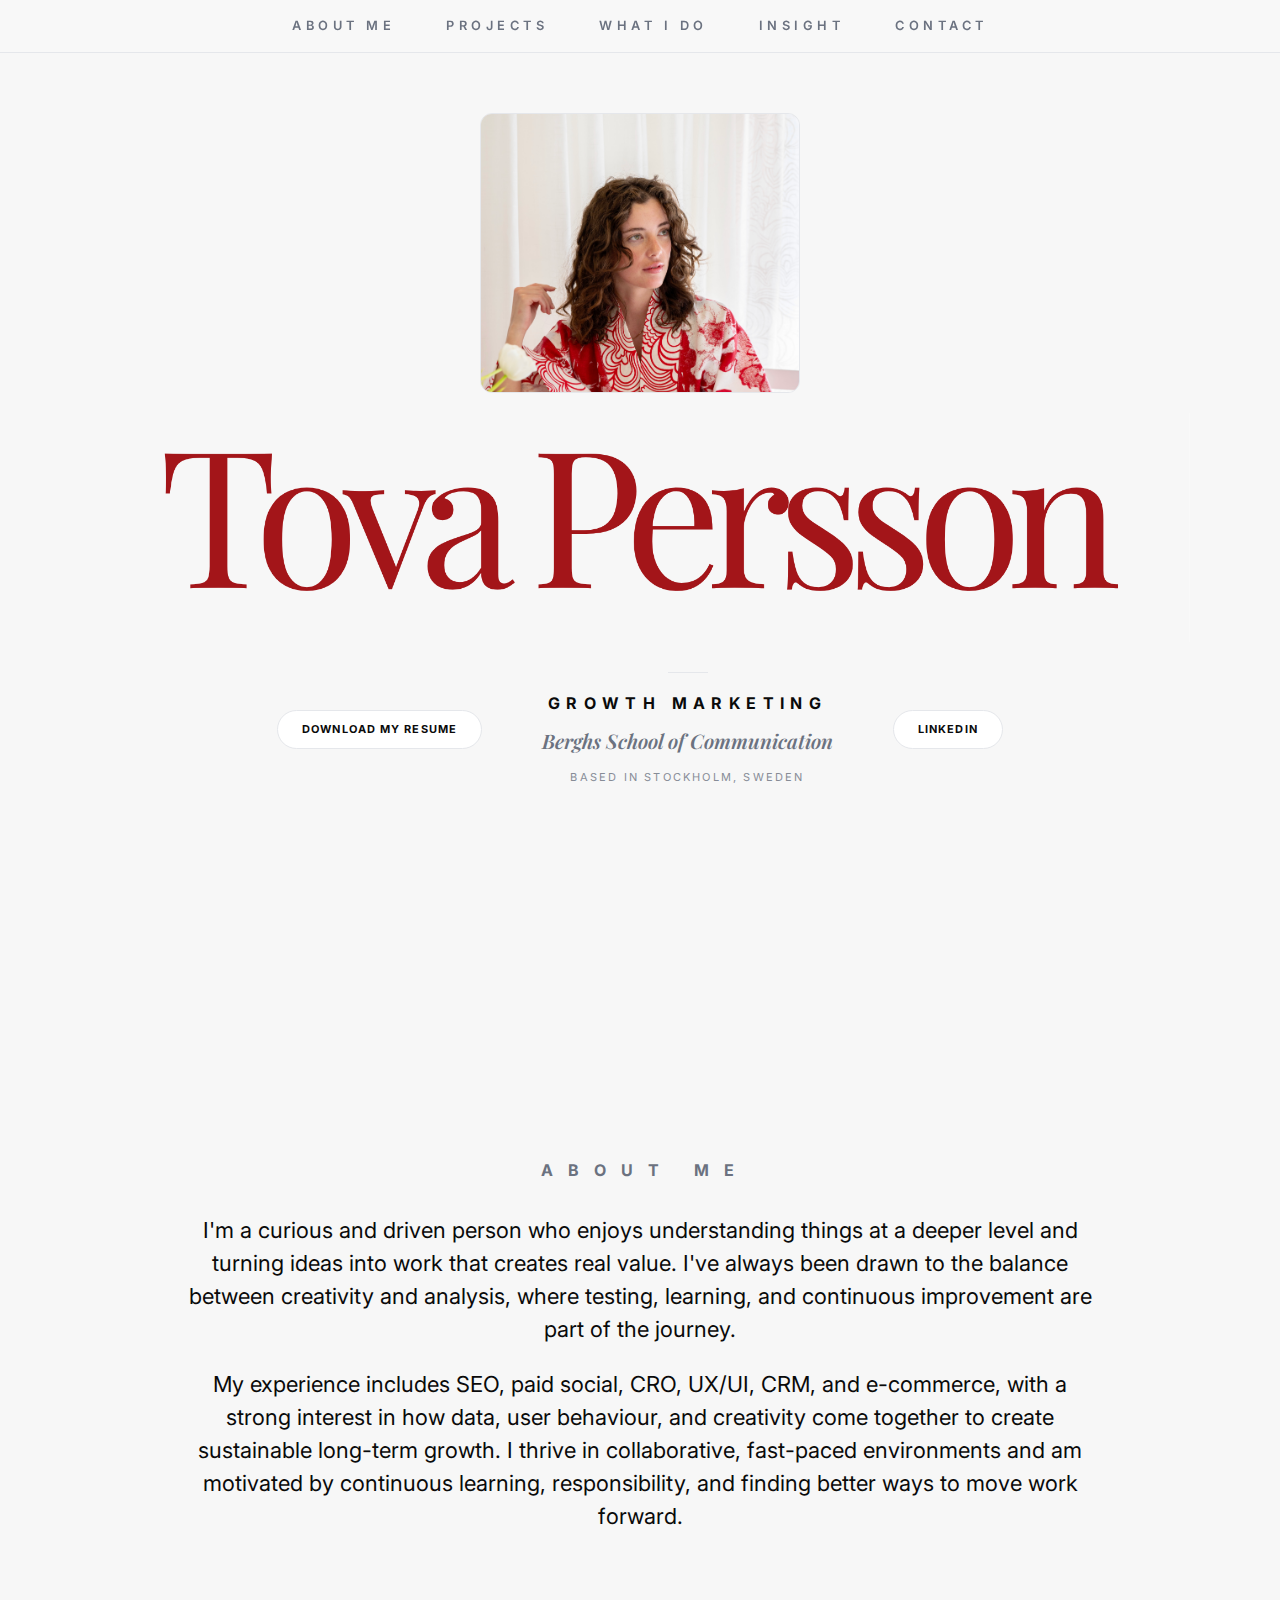
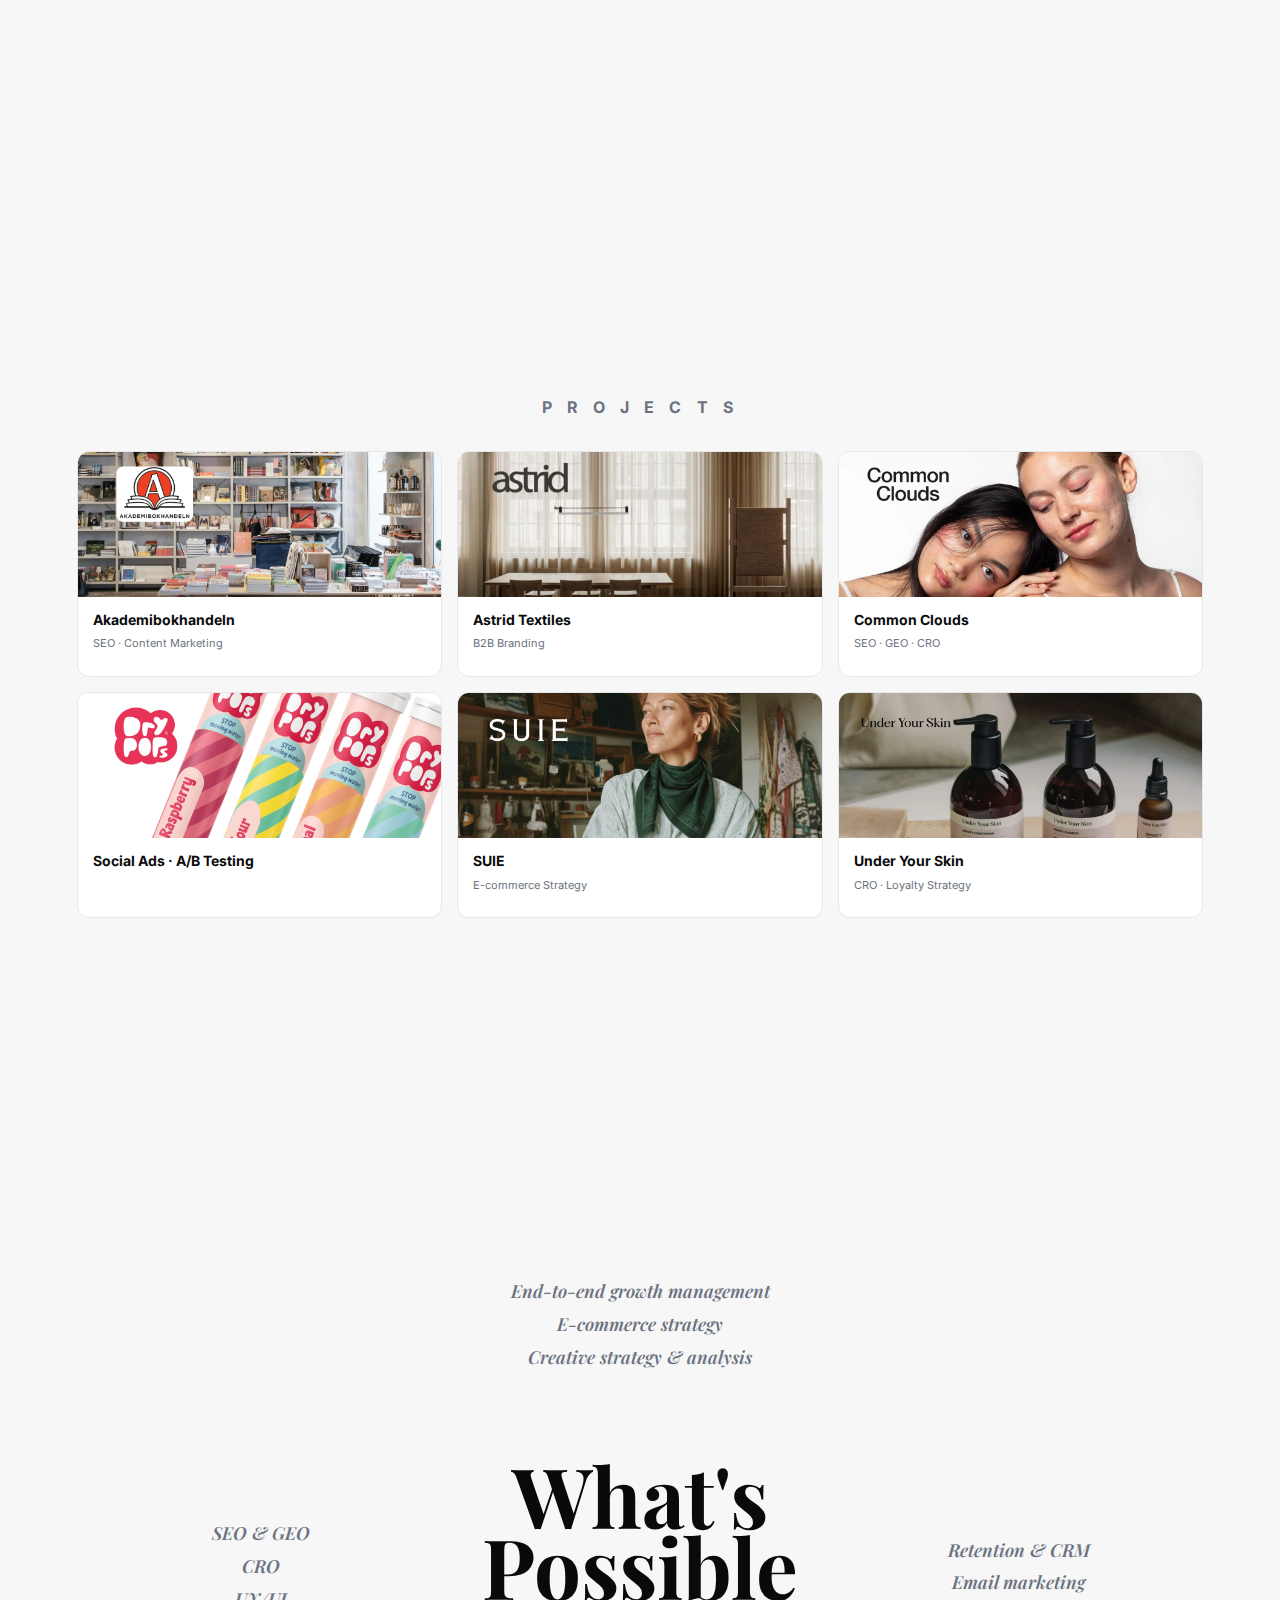
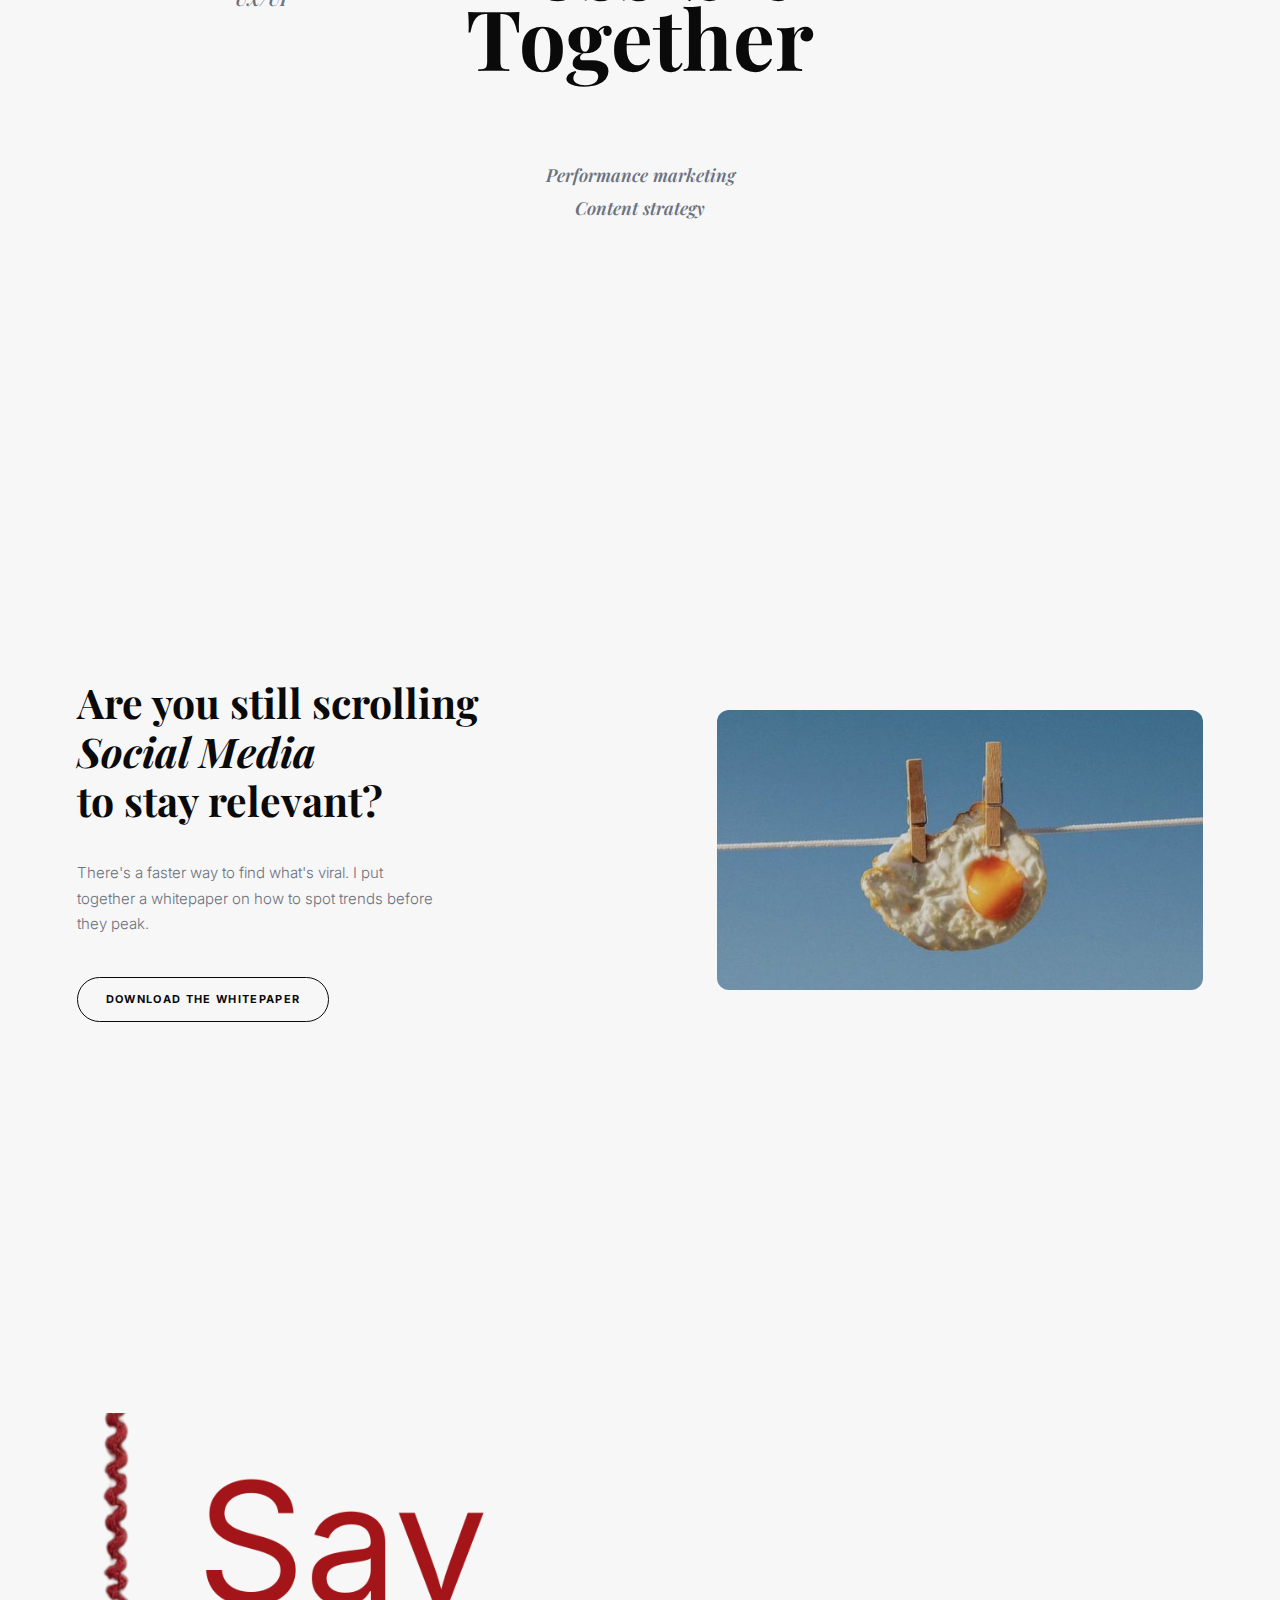
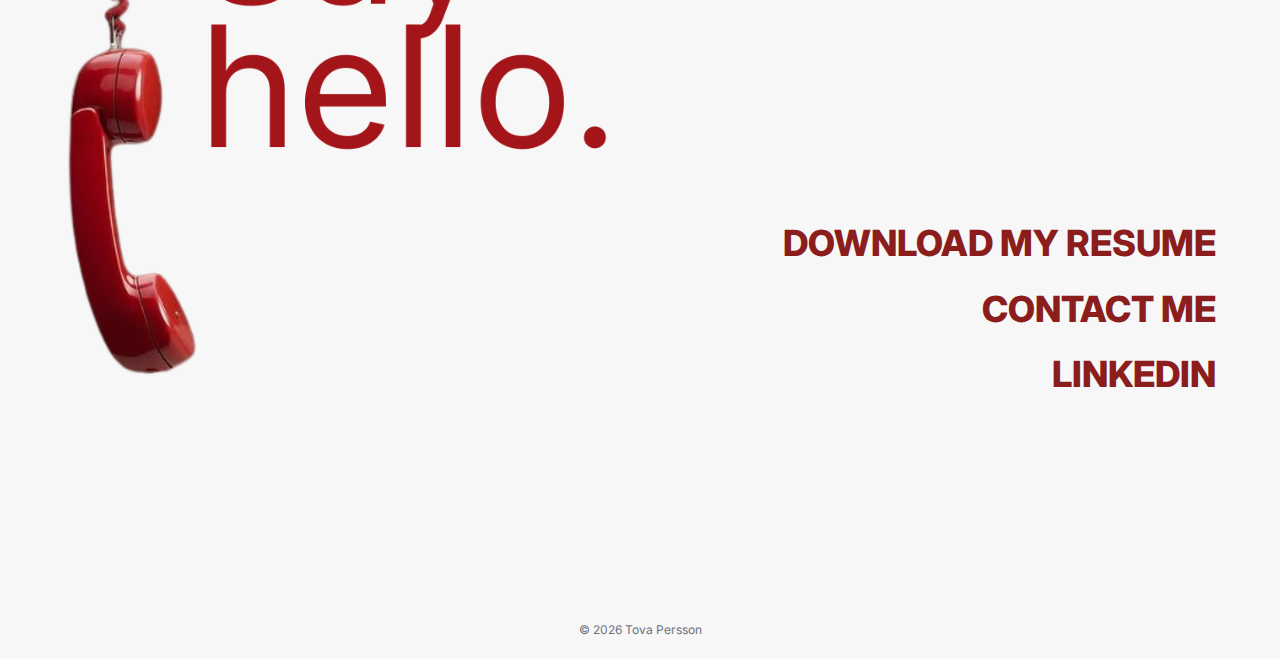
<file: index.html>
<!DOCTYPE html>
<html lang="sv">
<head>
  <script>
    window.dataLayer = window.dataLayer || [];
    (function(){
      var env = /localhost|127\.0\.0\.1|staging/i.test(location.host) ? 'dev' : 'prod';
      window.dataLayer.push({
        event: 'page_view',
        page: {
          url: location.href,
          path: location.pathname,
          title: document.title,
          language: document.documentElement.lang
        },
        site: { name: 'Tova Persson Portfolio', env: env }
      });
    })();
  </script>

  <script>(function(w,d,s,l,i){w[l]=w[l]||[];w[l].push({'gtm.start':
  new Date().getTime(),event:'gtm.js'});var f=d.getElementsByTagName(s)[0],
  j=d.createElement(s),dl=l!='dataLayer'?'&l='+l:'';j.async=true;j.src=
  'https://www.googletagmanager.com/gtm.js?id='+i+dl;f.parentNode.insertBefore(j,f);
  })(window,document,'script','dataLayer','GTM-KBG4JPKN');</script>
  <meta charset="utf-8" />
  <meta name="viewport" content="width=device-width, initial-scale=1" />
  <title>Tova Persson</title>
  <meta name="description" content="Portfolio för Tova Persson – marknadsföring, kampanjer och case." />
  <meta name="color-scheme" content="light dark" />

  <link rel="preconnect" href="https://fonts.googleapis.com">
  <link rel="preconnect" href="https://fonts.gstatic.com" crossorigin>
  <link href="https://fonts.googleapis.com/css2?family=Inter:wght@300;400;600;700;800&display=swap" rel="stylesheet">
  <link href="https://fonts.googleapis.com/css2?family=Playfair+Display:ital,wght@0,700;1,600;1,700&display=swap" rel="stylesheet">

  <style>
    :root{
      --bg:#f7f7f7; --fg:#0a0a0a; --muted:#6b7280; --line:#e5e7eb;
      --card:#ffffff; --accent:#0a0a0a; --radius:14px;
      --red-accent: #8b1d1d;
    }
    @media (prefers-color-scheme: dark){
      :root{ --bg:#0b0b0b; --fg:#f5f5f5; --muted:#a3a3a3; --line:#1f2937; --card:#101010; }
    }

    *{box-sizing:border-box}
    html{scroll-behavior:smooth; scroll-snap-type: y mandatory;}
    body{ margin:0; background:var(--bg); color:var(--fg); font-family: Inter, sans-serif; line-height:1.6; overflow-x: hidden; }
    img{max-width:100%;display:block}
    a{color:inherit;text-decoration:none}
    
    .wrap{ display:block; min-height:100svh }
    .content-wrap { padding: 0 clamp(16px, 6vw, 96px); max-width: 1400px; margin: 0 auto; width: 100%; }

    /* ===== POPUP STACK CONTAINER ===== */
    #popup-stack {
      position: fixed;
      bottom: 30px;
      right: 30px;
      z-index: 10000;
      display: flex;
      flex-direction: column;
      gap: 12px;
      align-items: flex-end;
    }

    /* ===== POPUP SHARED STYLES ===== */
    .popup-card {
      width: 300px;
      background: #0a0a0a;
      border: 1px solid #222;
      border-radius: 16px;
      box-shadow: 0 15px 40px rgba(0,0,0,0.3);
      padding: 20px 24px;
      position: relative;
      transition: all 0.5s cubic-bezier(0.175, 0.885, 0.32, 1.275);
      transform: translateY(40px) scale(0.95);
      opacity: 0;
      pointer-events: none;
    }

    .popup-card.show {
      transform: translateY(0) scale(1);
      opacity: 1;
      pointer-events: all;
    }

    .popup-card.minimized {
      width: 48px;
      height: 48px;
      padding: 0;
      border-radius: 50%;
      cursor: pointer;
      display: flex;
      align-items: center;
      justify-content: center;
      overflow: hidden;
    }

    .popup-card.minimized .popup-content { display: none; }
    .popup-card .minimized-icon { display: none; font-size: 13px; font-weight: 800; color: #fff; letter-spacing: 0.03em; }
    .popup-card.minimized .minimized-icon { display: block; }

    .close-trigger {
      position: absolute;
      top: 10px;
      right: 12px;
      font-size: 16px;
      cursor: pointer;
      color: #888;
      background: none;
      border: none;
      line-height: 1;
    }
    .close-trigger:hover { color: #fff; }

    .popup-kicker { font-size: 10px; letter-spacing: 0.2em; text-transform: uppercase; color: #888; font-weight: 700; margin-bottom: 6px; }
    .popup-title { font-family: 'Playfair Display', serif; font-size: 18px; margin: 0 0 8px 0; line-height: 1.2; color: #fff; }
    .popup-desc { font-size: 12px; color: #aaa; margin-bottom: 0; line-height: 1.5; }
    .popup-btn { 
      display: block; 
      background: #fff; 
      color: #0a0a0a; 
      text-align: center; 
      padding: 10px; 
      border-radius: 30px; 
      font-size: 11px; 
      font-weight: 700; 
      text-transform: uppercase;
      letter-spacing: 0.08em;
      margin-top: 14px; 
      transition: opacity 0.3s;
    }
    .popup-btn:hover { opacity: 0.8; }

    @media (max-width: 768px) {
      #popup-stack { right: 16px; bottom: 16px; width: calc(100% - 32px); align-items: stretch; }
      .popup-card { width: 100%; }
    }

    /* ===== NAVIGATION ===== */
    .top-location{ position:fixed; top:0; left:0; right:0; z-index:9999; border-bottom:1px solid var(--line); background:rgba(247, 247, 247, 0.8); backdrop-filter: blur(10px); }
    .topbar{ display:flex; justify-content:center; align-items:center; padding:16px 24px; }
    .topmenu{ display:flex; gap:clamp(18px, 4vw, 56px); }
    .topmenu a { text-transform:uppercase; letter-spacing:.35em; font-size:clamp(10px, 1.0vw, 14px); color:var(--muted); font-weight: 600; }
    .topmenu a:hover{ color:var(--fg) }

    /* ===== MASTHEAD ===== */
    .masthead { text-align: center; }
    .profile-img {
      width: min(35vw, 320px);
      height: 280px; 
      object-fit: cover;
      object-position: 50% 20%;
      border-radius: 12px;
      border: 1px solid var(--line);
      margin: 0 auto 20px;
    }

    .hero-container {
      display: flex;
      align-items: center;
      justify-content: center;
      gap: clamp(20px, 5vw, 60px);
      margin-top: 30px;
    }

    .hero-credentials {
      display: flex;
      flex-direction: column;
      align-items: center;
      gap: 8px;
    }
    .hero-credentials::before {
      content: "";
      width: 40px;
      height: 1px;
      background: var(--line);
      margin-bottom: 10px;
    }
    .hero-role {
      font-size: clamp(13px, 1.8vw, 16px);
      text-transform: uppercase;
      letter-spacing: 0.4em;
      font-weight: 700;
      color: var(--fg);
    }
    .hero-school {
      font-family: 'Playfair Display', serif;
      font-style: italic;
      font-weight: 600;
      font-size: clamp(16px, 2.2vw, 20px);
      color: var(--muted);
      margin-bottom: 4px;
    }
    .hero-location {
      font-size: 11px;
      text-transform: uppercase;
      letter-spacing: 0.2em;
      color: var(--muted);
      opacity: 0.8;
    }

    .btn {
      padding: 10px 24px;
      border: 1px solid var(--line);
      border-radius: 30px;
      font-size: 11px;
      font-weight: 700;
      text-transform: uppercase;
      letter-spacing: 0.1em;
      transition: all 0.3s ease;
      background: var(--card);
      white-space: nowrap;
      cursor: pointer;
      display: inline-block;
    }
    .btn:hover {
      background: var(--fg);
      color: var(--bg);
      border-color: var(--fg);
    }

    .cv-options {
      display: none; 
      gap: 10px;
      animation: fadeIn 0.3s ease forwards;
    }
    @keyframes fadeIn {
      from { opacity: 0; transform: translateY(5px); }
      to { opacity: 1; transform: translateY(0); }
    }

    .btn-sm {
      padding: 8px 16px;
      font-size: 10px;
    }

    @media (max-width: 768px) {
      .hero-container { flex-direction: column; gap: 20px; }
      .hero-container .btn, .cv-options { order: 2; width: 220px; justify-content: center; }
      .hero-credentials { order: 1; }
    }

    /* ===== ABOUT SECTION ===== */
    .about-text {
      font-size: clamp(17px, 2.1vw, 22px);
      max-width: 65ch;
      margin: 0 auto;
      text-align: center;
      line-height: 1.5;
    }

    /* ===== PROJECTS GRID ===== */
    .kicker { font-size: clamp(12px, 1.6vw, 16px); letter-spacing: .35em; text-transform: uppercase; color: var(--muted); text-align: center; margin-bottom: 30px; }
    .projects { display: grid; grid-template-columns: repeat(3, 1fr); gap: 15px; }
    @media (max-width: 1100px){ .projects{ grid-template-columns: repeat(2,1fr) } }
    @media (max-width: 640px){ .projects{ grid-template-columns: 1fr } }

    .card-link { display: block; transition: transform 0.3s ease; }
    .card-link:hover { transform: translateY(-5px); }
    .card { border: 1px solid var(--line); border-radius: 12px; background: #fff; overflow: hidden; height: 100%; }
    .thumb { width: 100%; aspect-ratio: 2.5 / 1; object-fit: cover; }
    .pad { padding: 12px 15px; }
    .title { margin: 0; font-size: 14px; font-weight: 700; }
    .muted { color: var(--muted); font-size: 11px; margin-top: 4px; }

    /* ===== SECTIONS & SNAP ===== */
    .page { min-height: 100svh; scroll-snap-align: start; display: flex; flex-direction: column; justify-content: center; padding-block: 40px; }

    /* ===== WHAT I DO (RING) ===== */
    .ring { display: grid; grid-template-columns: 1fr auto 1fr; grid-template-areas: ". top ." "left title right" ". bottom ."; gap: 20px; align-items: center; justify-items: center; }
    .possible-big { grid-area: title; font-family: 'Playfair Display', serif; font-weight: 700; font-size: clamp(30px, 6.5vw, 85px); line-height: 0.85; text-align: center; }
    .stack { list-style: none; padding: 0; margin: 0; display: flex; flex-direction: column; gap: 4px; font-family: 'Playfair Display', serif; font-weight: 600; font-style: italic; font-size: clamp(11px, 1.4vw, 18px); color: var(--muted); }
    .stack-top { grid-area: top; text-align: center; }
    .stack-bottom { grid-area: bottom; text-align: center; }
    .stack-left { grid-area: left; text-align: center; align-items: center; }
    .stack-right { grid-area: right; text-align: center; align-items: center; }

    /* ===== INSIGHT SECTION ===== */
    #social-media { padding: 0; }

    .insight-grid {
      display: grid;
      grid-template-columns: 1fr 1fr;
      width: 100%;
      min-height: 100svh;
    }

    .insight-left {
      display: flex;
      flex-direction: column;
      justify-content: center;
      padding: clamp(40px, 8vw, 100px) clamp(32px, 6vw, 96px);
    }

    .insight-heading {
      font-family: 'Playfair Display', serif;
      font-size: clamp(28px, 3.2vw, 48px);
      font-weight: 700;
      line-height: 1.2;
      color: var(--fg);
      margin: 0 0 20px 0;
    }

    .insight-heading em {
      font-style: italic;
      color: var(--fg);
    }

    .insight-sub {
      font-size: 15px;
      font-weight: 300;
      color: var(--muted);
      line-height: 1.7;
      margin-bottom: 40px;
      max-width: 360px;
    }

    .insight-cta {
      display: inline-block;
      padding: 13px 28px;
      border: 1px solid var(--fg);
      border-radius: 999px;
      font-size: 11px;
      font-weight: 700;
      text-transform: uppercase;
      letter-spacing: 0.12em;
      color: var(--fg);
      background: transparent;
      transition: background 0.25s, color 0.25s;
      align-self: flex-start;
      cursor: pointer;
    }

    .insight-cta:hover {
      background: var(--fg);
      color: var(--bg);
    }

    .insight-right {
      position: relative;
      background: var(--bg);
      display: flex;
      align-items: center;
      justify-content: center;
      padding: clamp(40px, 8vw, 100px) clamp(32px, 6vw, 96px);
    }

    .insight-right img {
      width: 100%;
      height: 280px;
      object-fit: cover;
      display: block;
      border-radius: 12px;
      transition: opacity 0.4s ease;
    }

    .img-loader {
      position: absolute;
      font-size: 11px;
      letter-spacing: 0.12em;
      text-transform: uppercase;
      color: var(--muted);
    }

    @media (max-width: 768px) {
      .insight-grid { grid-template-columns: 1fr; }
    }

    /* ===== CONTACT SECTION ===== */
    #promo .frame {
      height: 75vh;
      width: 100vw;
      position: relative;
      overflow: hidden;
    }

    #promo .frame img {
      width: 100%;
      height: 100%;
      object-fit: cover;
      object-position: center top;
    }

    #promo .overlay {
      position: absolute;
      right: 5%;
      bottom: 10%;
      text-align: right;
    }

    #promo .cta-list {
      list-style: none;
      padding: 0;
      display: flex;
      flex-direction: column;
      gap: 8px;
    }
    
    #promo .cta-list a { 
      color: var(--red-accent); 
      font-family: 'Inter', sans-serif; 
      font-weight: 800; 
      font-size: clamp(22px, 3.5vw, 36px); 
      text-transform: uppercase; 
      text-decoration: none; 
      transition: color 0.3s ease, transform 0.3s ease;
      display: inline-block;
      cursor: pointer;
    }

    #promo .cta-list a:hover { 
      color: #fff; 
      transform: translateX(-5px); 
    }

    /* ===== MOBILE: PROMO ===== */
    @media (max-width: 768px) {
      #promo .frame {
        height: auto;
        display: flex;
        flex-direction: column;
      }

      #promo .frame img {
        height: 40vh;
        object-position: center 20%;
        flex-shrink: 0;
      }

      #promo .overlay {
        position: static;
        text-align: left;
        padding: 40px 24px;
        background: var(--bg);
      }

      #promo .cta-list a {
        font-size: clamp(20px, 6vw, 28px);
      }

      #promo .cta-list a:hover {
        transform: translateX(5px);
      }
    }

    .bottom-cv-options {
        display: none;
        flex-direction: column;
        gap: 8px;
        animation: fadeIn 0.3s ease forwards;
    }

    footer { text-align: center; padding: 20px 0; color: var(--muted); font-size: 12px; }
  </style>
</head>
<body>
  <noscript><iframe src="https://www.googletagmanager.com/ns.html?id=GTM-KBG4JPKN" height="0" width="0" style="display:none;visibility:hidden"></iframe></noscript>

  <!-- Popup stack -->
  <div id="popup-stack">

    <!-- Reddit Popup -->
    <div id="reddit-popup" class="popup-card" onclick="handleRedditPopupClick(event)">
      <button class="close-trigger" onclick="minimizeRedditPopup(event)">×</button>
      <div class="minimized-icon">✦</div>
      <div class="popup-content">
        <div class="popup-kicker">Built by me</div>
        <h3 class="popup-title">Viral Topic Finder</h3>
        <p class="popup-desc">Discover what's trending on Reddit right now.</p>
        <a href="https://tovapersson.github.io/reddit-finder/" class="popup-btn" onclick="trackRedditPopupClick()">Try it out</a>
      </div>
    </div>

    <!-- GEO Popup -->
    <div id="geo-popup" class="popup-card" onclick="handlePopupClick(event)">
      <button class="close-trigger" onclick="minimizePopup(event)">×</button>
      <div class="minimized-icon">GEO</div>
      <div class="popup-content">
        <div class="popup-kicker">Built by me</div>
        <h3 class="popup-title">GEO Deep Analyzer</h3>
        <p class="popup-desc">Get insights into how AI-engines perceive your brand.</p>
        <a href="https://snazzy-palmier-6ffedd.netlify.app" class="popup-btn" onclick="trackPopupClick()">Try it out</a>
      </div>
    </div>

  </div>

  <div class="top-location">
    <div class="topbar">
      <nav class="topmenu">
        <a href="#about" id="nav-about">About me</a>
        <a href="#projects" id="nav-projects">Projects</a>
        <a href="#possible" id="nav-possible">What I Do</a>
        <a href="#social-media" id="nav-insight">Insight</a>
        <a href="#promo" id="nav-contact">Contact</a>
      </nav>
    </div>
  </div>

  <div class="wrap">
    <main>
      <section class="masthead page">
        <div class="content-wrap">
          <img src="DSC_2849.JPG" alt="Tova Persson" class="profile-img">
          <img src="banner.png" alt="Tova Persson Name" style="width:100%; max-width:1100px; margin: 0 auto;">
          
          <div class="hero-container">
            <div id="cv-container-top">
                <div id="cv-main-btn-top" class="btn" onclick="toggleCV('top')">Download my resume</div>
                <div id="cv-options-top" class="cv-options">
                    <a href="Resume - TovaPersson-Swe.pdf" class="btn btn-sm" download onclick="trackDownload('sv', 'top')">Swedish</a>
                    <a href="Resume - TovaPersson-Eng.pdf" class="btn btn-sm" download onclick="trackDownload('en', 'top')">English</a>
                </div>
            </div>
            
            <div class="hero-credentials">
              <span class="hero-role">Growth Marketing</span>
              <span class="hero-school">Berghs School of Communication</span>
              <span class="hero-location">Based in Stockholm, Sweden</span>
            </div>

            <a href="https://www.linkedin.com/in/tovas" target="_blank" class="btn" onclick="window.dataLayer.push({'event': 'social_click', 'platform': 'linkedin', 'location': 'hero'})">Linkedin</a>
          </div>
        </div>
      </section>

      <section id="about" class="page">
        <div class="content-wrap">
          <h2 class="kicker">A B O U T &nbsp; M E</h2>
          <div class="about-text">
            <p>
              I'm a curious and driven person who enjoys understanding things at a deeper level and turning ideas into work that creates real value. I've always been drawn to the balance between creativity and analysis, where testing, learning, and continuous improvement are part of the journey.
            </p>
            <p>
              My experience includes SEO, paid social, CRO, UX/UI, CRM, and e-commerce, with a strong interest in how data, user behaviour, and creativity come together to create sustainable long-term growth. I thrive in collaborative, fast-paced environments and am motivated by continuous learning, responsibility, and finding better ways to move work forward.
            </p>
          </div>
        </div>
      </section>

      <section id="projects" class="page">
        <div class="content-wrap">
          <h2 class="kicker">P R O J E C T S</h2>
          <div class="projects">
            <a href="akademibokhandeln.html" id="proj-akademibokhandeln" class="card-link"><article class="card"><img class="thumb" src="Akademibokhandlen.png" alt="Akademibokhandeln"><div class="pad"><p class="title">Akademibokhandeln</p><p class="muted">SEO · Content Marketing</p></div></article></a>
            <a href="astrid.html" id="proj-astrid" class="card-link"><article class="card"><img class="thumb" src="Astrid.png" alt="Astrid Textiles"><div class="pad"><p class="title">Astrid Textiles</p><p class="muted">B2B Branding</p></div></article></a>
            <a href="common-clouds.html" id="proj-common-clouds" class="card-link"><article class="card"><img class="thumb" src="Commonclouds.png" alt="Common Clouds"><div class="pad"><p class="title">Common Clouds</p><p class="muted">SEO · GEO · CRO</p></div></article></a>
            <a href="drypops.html" id="proj-drypops" class="card-link"><article class="card"><img class="thumb" src="Drypops.png" alt="Dry Pops"><div class="pad"><p class="title">Social Ads · A/B Testing</p></div></article></a>
            <a href="suie.html" id="proj-suie" class="card-link"><article class="card"><img class="thumb" src="SUIE.png" alt="SUIE"><div class="pad"><p class="title">SUIE</p><p class="muted">E-commerce Strategy</p></div></article></a>
            <a href="under-your-skin.html" id="proj-underyourskin" class="card-link"><article class="card"><img class="thumb" src="Underyourskin.png" alt="Under Your Skin"><div class="pad"><p class="title">Under Your Skin</p><p class="muted">CRO · Loyalty Strategy</p></div></article></a>
          </div>
        </div>
      </section>

      <section id="possible" class="page">
        <div class="content-wrap">
          <div class="ring">
            <ul class="stack stack-top">
              <li>End-to-end growth management</li>
              <li>E-commerce strategy</li>
              <li>Creative strategy & analysis</li>
            </ul>
            <h2 class="possible-big">What's<br>Possible<br>Together</h2>
            <ul class="stack stack-left">
              <li>SEO & GEO</li>
              <li>CRO</li>
              <li>UX/UI</li>
            </ul>
            <ul class="stack stack-right">
              <li>Retention & CRM</li>
              <li>Email marketing</li>
            </ul>
            <ul class="stack stack-bottom">
              <li>Performance marketing</li>
              <li>Content strategy</li>
            </ul>
          </div>
        </div>
      </section>

      <section id="social-media" class="page">
        <div class="insight-grid">
          <div class="insight-left">
            <h2 class="insight-heading">
              Are you still scrolling<br>
              <em>Social Media</em><br>
              to stay relevant?
            </h2>
            <p class="insight-sub">
              There's a faster way to find what's viral. I put together a whitepaper on how to spot trends before they peak.
            </p>
            <a class="insight-cta" href="https://tovapersson.github.io/whitepaper/" target="_blank" onclick="trackWhitepaperClick()">
              Download the whitepaper
            </a>
          </div>
          <div class="insight-right">
            <div class="img-loader" id="imgLoader">Loading…</div>
            <img id="unsplashImg" src="" alt="Swedish summer" style="opacity:0;" />
          </div>
        </div>
      </section>

      <section id="promo" class="page">
        <div class="frame">
          <img src="contactme.png" alt="Contact">
          <div class="overlay">
            <ul class="cta-list">
              <li>
                  <a id="cv-main-btn-bottom" onclick="toggleCV('bottom')">Download my resume</a>
                  <div id="cv-options-bottom" class="bottom-cv-options">
                      <a href="Resume - TovaPersson-Swe.pdf" download onclick="trackDownload('sv', 'bottom')">Swedish</a>
                      <a href="Resume - TovaPersson-Eng.pdf" download onclick="trackDownload('en', 'bottom')">English</a>
                  </div>
              </li>
              <li><a href="mailto:tova.epersson@gmail.com" onclick="window.dataLayer.push({'event': 'contact_click', 'type': 'email'})">Contact me</a></li>
              <li><a href="https://www.linkedin.com/in/tovas" target="_blank" onclick="window.dataLayer.push({'event': 'social_click', 'platform': 'linkedin', 'location': 'footer'})">LinkedIn</a></li>
            </ul>
          </div>
        </div>
      </section>

      <footer>
        © <span id="year"></span> Tova Persson
      </footer>
    </main>
  </div>

  <script>
    document.getElementById('year').textContent = new Date().getFullYear();

    window.onload = function() {
      setTimeout(() => {
        document.getElementById('reddit-popup').classList.add('show');
        window.dataLayer.push({ event: 'popup_shown', tool: 'reddit_finder' });
      }, 1500);
      setTimeout(() => {
        document.getElementById('geo-popup').classList.add('show');
        window.dataLayer.push({ event: 'popup_shown', tool: 'geo_analyzer' });
      }, 2500);
    };

    function minimizePopup(e) {
      e.stopPropagation();
      document.getElementById('geo-popup').classList.add('minimized');
      window.dataLayer.push({ event: 'popup_minimized', tool: 'geo_analyzer' });
    }

    function handlePopupClick(e) {
      const popup = document.getElementById('geo-popup');
      if (popup.classList.contains('minimized')) {
        popup.classList.remove('minimized');
        window.dataLayer.push({ event: 'popup_expanded', tool: 'geo_analyzer' });
      }
    }

    function trackPopupClick() {
      window.dataLayer.push({ event: 'popup_click', tool: 'geo_analyzer' });
    }

    function minimizeRedditPopup(e) {
      e.stopPropagation();
      document.getElementById('reddit-popup').classList.add('minimized');
      window.dataLayer.push({ event: 'popup_minimized', tool: 'reddit_finder' });
    }

    function handleRedditPopupClick(e) {
      const popup = document.getElementById('reddit-popup');
      if (popup.classList.contains('minimized')) {
        popup.classList.remove('minimized');
        window.dataLayer.push({ event: 'popup_expanded', tool: 'reddit_finder' });
      }
    }

    function trackRedditPopupClick() {
      window.dataLayer.push({ event: 'popup_click', tool: 'reddit_finder' });
    }

    function toggleCV(position) {
      const mainBtn = document.getElementById('cv-main-btn-' + position);
      const options = document.getElementById('cv-options-' + position);
      mainBtn.style.display = 'none';
      options.style.display = 'flex';
      window.dataLayer.push({
        event: 'lead_magnet_initiate',
        location: position,
        action: 'clicked_main_download_button'
      });
    }

    function trackDownload(language, location) {
      window.dataLayer.push({
        event: 'lead_magnet_download',
        language: language,
        location: location,
        file_type: 'pdf'
      });
    }

    function trackWhitepaperClick() {
      window.dataLayer.push({
        event: 'whitepaper_click',
        section: 'social_media_insight',
        destination: 'leadmagnet'
      });
    }

    (function trackProjectClicks() {
      const projects = [
        { id: 'proj-akademibokhandeln', name: 'Akademibokhandeln', category: 'SEO' },
        { id: 'proj-astrid',            name: 'Astrid Textiles',   category: 'B2B' },
        { id: 'proj-common-clouds',     name: 'Common Clouds',     category: 'SEO' },
        { id: 'proj-drypops',           name: 'Dry Pops',          category: 'Social Ads' },
        { id: 'proj-suie',              name: 'SUIE',              category: 'E-commerce' },
        { id: 'proj-underyourskin',     name: 'Under Your Skin',   category: 'CRO' }
      ];
      projects.forEach(function(project) {
        var el = document.getElementById(project.id);
        if (el) {
          el.addEventListener('click', function() {
            window.dataLayer.push({
              event: 'project_click',
              project_info: {
                title: project.name,
                category: project.category,
                id: project.id
              },
              timestamp: new Date().toISOString()
            });
          });
        }
      });
    })();

    (function trackScrollDepth() {
      var marks = [25, 50, 75, 100];
      var fired = {};
      window.addEventListener('scroll', function() {
        var scrolled = window.scrollY + window.innerHeight;
        var total = document.documentElement.scrollHeight;
        var pct = Math.round((scrolled / total) * 100);
        marks.forEach(function(mark) {
          if (!fired[mark] && pct >= mark) {
            fired[mark] = true;
            window.dataLayer.push({ event: 'scroll_depth', percent: mark });
          }
        });
      }, { passive: true });
    })();

    (function trackSectionViews() {
      var sections = document.querySelectorAll('section[id], .masthead');
      var seen = {};
      var observer = new IntersectionObserver(function(entries) {
        entries.forEach(function(entry) {
          if (entry.isIntersecting) {
            var id = entry.target.id || 'hero';
            if (!seen[id]) {
              seen[id] = true;
              window.dataLayer.push({ event: 'section_view', section_id: id });
            }
          }
        });
      }, { threshold: 0.4 });
      sections.forEach(function(s) { observer.observe(s); });
    })();

    (function trackTimeOnPage() {
      [30, 60].forEach(function(seconds) {
        setTimeout(function() {
          window.dataLayer.push({ event: 'time_on_page', seconds: seconds });
        }, seconds * 1000);
      });
    })();

    var summerImages = [
      'summer/1.jpg','summer/2.jpg','summer/3.jpg','summer/4.jpg','summer/5.jpg',
      'summer/6.jpg','summer/7.jpg','summer/8.jpg','summer/9.jpg','summer/10.jpg'
    ];
    var imgCounter = 0;

    function loadInsightImage() {
      var img = document.getElementById('unsplashImg');
      var url = summerImages[imgCounter % summerImages.length];
      imgCounter++;
      var tmp = new Image();
      tmp.onload = function() {
        img.style.opacity = 0;
        setTimeout(function() {
          img.src = tmp.src;
          img.style.opacity = 1;
          document.getElementById('imgLoader').style.display = 'none';
        }, 200);
      };
      tmp.src = url;
    }

    loadInsightImage();
    setInterval(loadInsightImage, 3000);
  </script>
</body>
</html>
</file>
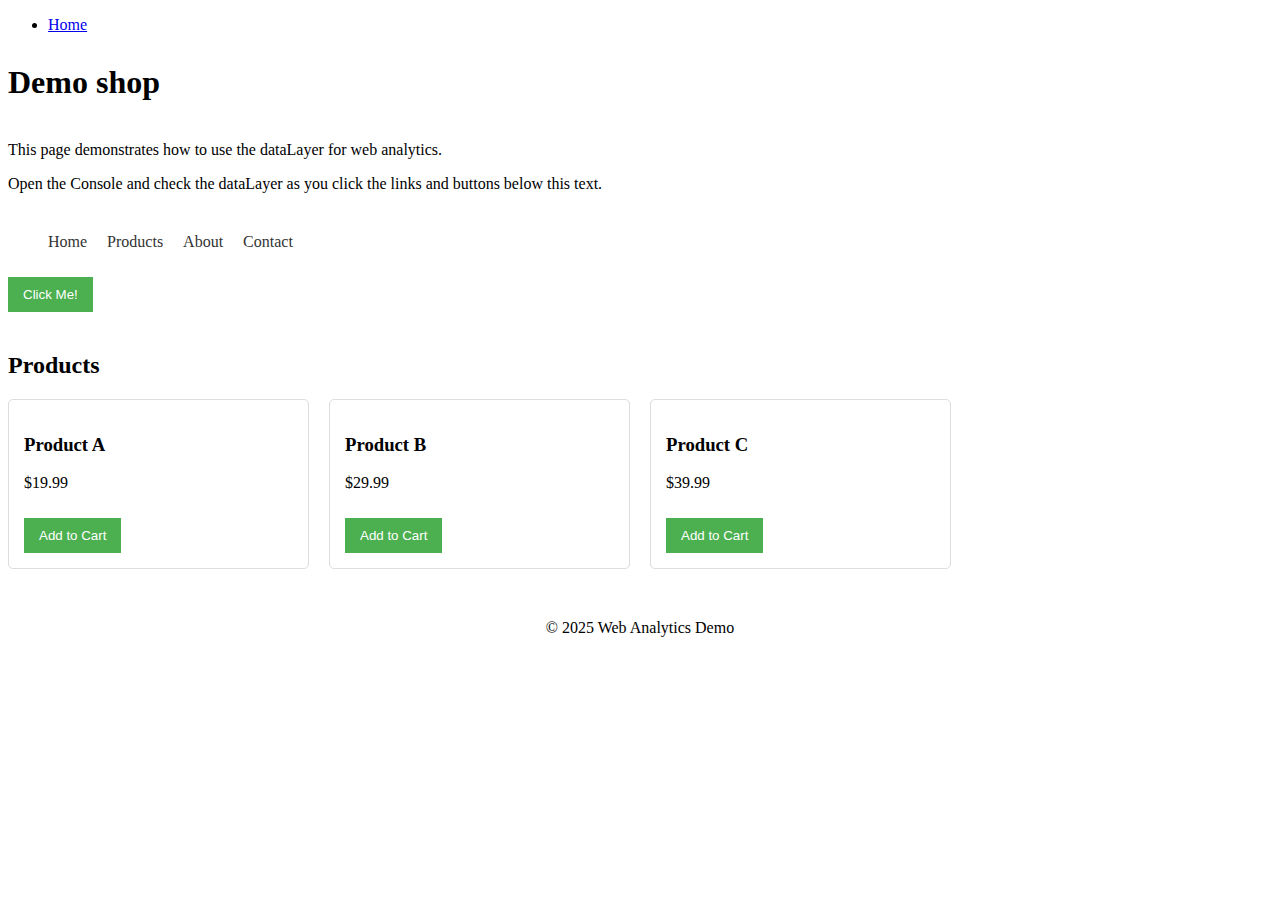
<file: examples/index.html>
<!DOCTYPE html>
<html lang="en">
<head>
    <!-- Google Tag Manager -->
<script>(function(w,d,s,l,i){w[l]=w[l]||[];w[l].push({'gtm.start':
new Date().getTime(),event:'gtm.js'});var f=d.getElementsByTagName(s)[0],
j=d.createElement(s),dl=l!='dataLayer'?'&l='+l:'';j.async=true;j.src=
'https://www.googletagmanager.com/gtm.js?id='+i+dl;f.parentNode.insertBefore(j,f);
})(window,document,'script','dataLayer','GTM-KBG4JPKN');</script>
<!-- End Google Tag Manager -->
    <meta charset="UTF-8">
    <meta name="viewport" content="width=device-width, initial-scale=1.0">
    <!--CSS Instructions-->
    <link href="https://jesperastrom.github.io/resources/css/index.css" type="text/css" rel="stylesheet">
    <link rel="preconnect" href="https://fonts.googleapis.com">
    <link rel="preconnect" href="https://fonts.gstatic.com" crossorigin>
    <link href="https://fonts.googleapis.com/css2?family=Montserrat:ital,wght@0,100..900;1,100..900&display=swap" rel="stylesheet">

    <title>Web Analytics Demo</title>
    <link rel="stylesheet" href="css/styles.css">
    
    <!-- Initialize dataLayer -->
    <script>
        window.dataLayer = window.dataLayer || [];
    </script>
    
    <!-- Analytics Script (load before page content) -->
    <script src="js/analytics.js"></script>
</head>
<body>
      <!-- Google Tag Manager (noscript) -->
<noscript><iframe src="https://www.googletagmanager.com/ns.html?id=GTM-KBG4JPKN"
height="0" width="0" style="display:none;visibility:hidden"></iframe></noscript>
<!-- End Google Tag Manager (noscript) -->
    <header>
        <!--Breadcrumbs Start-->
        <ul class="breadcrumb">
            <li><a href="#">Home</a></li>
        </ul>
        <!--Breadcrumbs End-->
    </header>
    <main>
        <section id="top" class="content">
            <h1>Demo shop</h1>
        </section>
        <section class="content">
            <p>This page demonstrates how to use the dataLayer for web analytics.</p>
            <p>Open the Console and check the dataLayer as you click the links and buttons below this text.</p>
        </section>
        <nav>
            <ul>
                <li><a href="#" id="home-link">Home</a></li>
                <li><a href="#" id="products-link">Products</a></li>
                <li><a href="#" id="about-link">About</a></li>
                <li><a href="#" id="contact-link">Contact</a></li>
            </ul>
        </nav>
        <section id="hero" class="content">
             <button id="cta-button">Click Me!</button>
        </section>
        
        <section id="products" class="content">
            <h2>Products</h2>
            <div class="product-grid">
                <div class="product" data-product-id="123" data-product-name="Product A" data-product-price="19.99">
                    <h3>Product A</h3>
                    <p>$19.99</p>
                    <button class="add-to-cart">Add to Cart</button>
                </div>
                <div class="product" data-product-id="456" data-product-name="Product B" data-product-price="29.99">
                    <h3>Product B</h3>
                    <p>$29.99</p>
                    <button class="add-to-cart">Add to Cart</button>
                </div>
                <div class="product" data-product-id="789" data-product-name="Product C" data-product-price="39.99">
                    <h3>Product C</h3>
                    <p>$39.99</p>
                    <button class="add-to-cart">Add to Cart</button>
                </div>
            </div>
        </section>
    </main>
    
    <footer>
        <p>&copy; 2025 Web Analytics Demo</p>
    </footer>
</body>
</html>
</file>
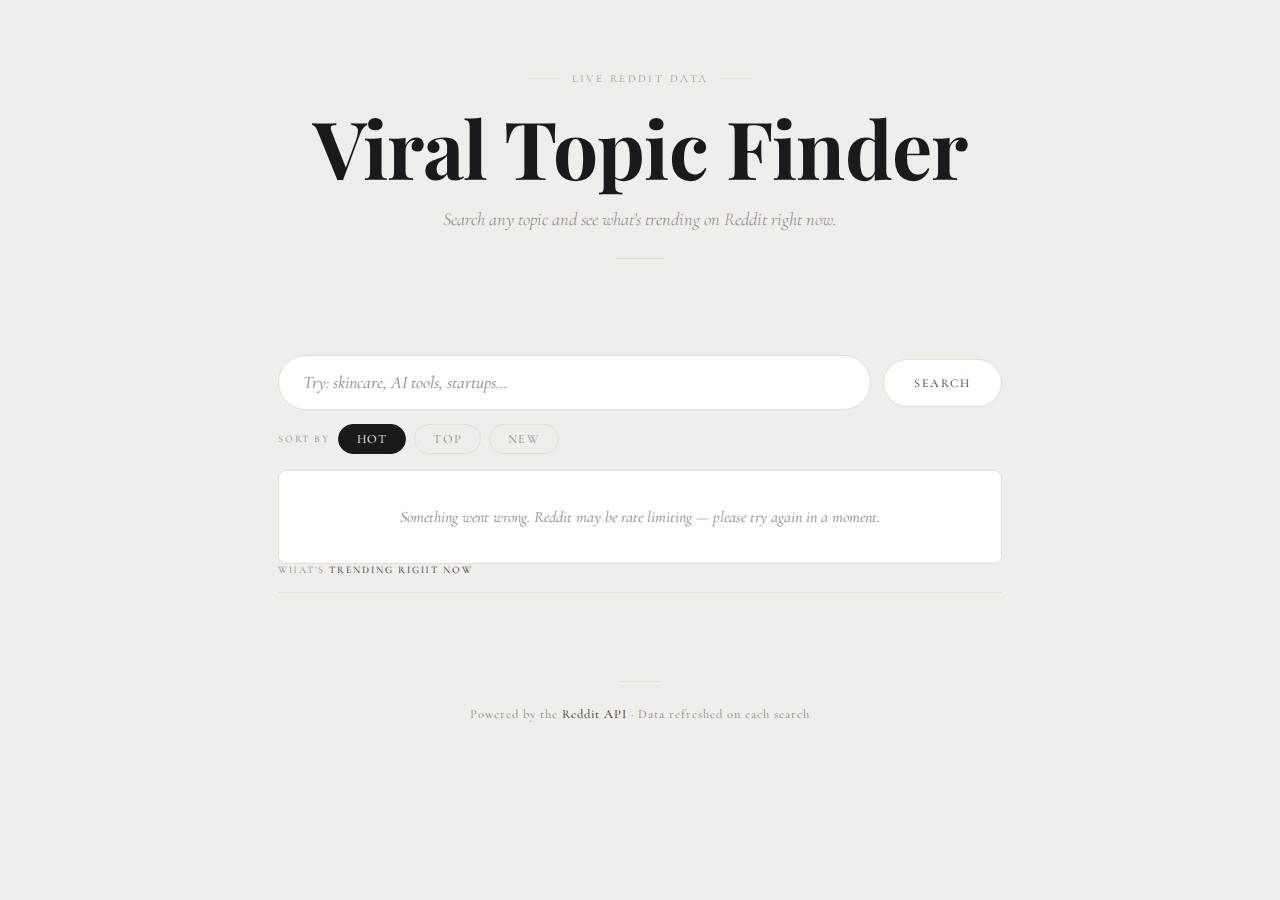
<file: reddit-finder/index.html>
<!DOCTYPE html>
<html lang="en">
<head>
  <meta charset="UTF-8" />
  <meta name="viewport" content="width=device-width, initial-scale=1.0"/>
  <title>Viral Topic Finder</title>
  <link href="https://fonts.googleapis.com/css2?family=Playfair+Display:ital,wght@0,400;0,700;1,400&family=Cormorant+Garamond:ital,wght@0,300;0,400;1,300&display=swap" rel="stylesheet"/>
  <style>
    *, *::before, *::after { box-sizing: border-box; margin: 0; padding: 0; }

    :root {
      --bg: #f0eeeb;
      --white: #ffffff;
      --surface: #f7f6f4;
      --border: #e0ddd9;
      --text: #1a1a1a;
      --muted: #888580;
    }

    body {
      background: var(--bg);
      color: var(--text);
      font-family: 'Cormorant Garamond', Georgia, serif;
      min-height: 100vh;
    }

    .container {
      max-width: 780px;
      margin: 0 auto;
      padding: 0 28px;
    }

    header {
      padding: 72px 0 52px;
      text-align: center;
    }

    .eyebrow {
      font-size: 11px;
      font-weight: 300;
      letter-spacing: 0.22em;
      text-transform: uppercase;
      color: var(--muted);
      margin-bottom: 22px;
      display: flex;
      align-items: center;
      justify-content: center;
      gap: 12px;
    }

    .eyebrow::before, .eyebrow::after {
      content: '';
      display: inline-block;
      width: 32px;
      height: 1px;
      background: var(--border);
    }

    h1 {
      font-family: 'Playfair Display', Georgia, serif;
      font-size: clamp(2.8rem, 7vw, 5rem);
      font-weight: 700;
      line-height: 1.0;
      letter-spacing: -0.01em;
      color: var(--text);
      margin-bottom: 18px;
    }

    .subtitle {
      color: var(--muted);
      font-size: 1.15rem;
      font-weight: 300;
      font-style: italic;
      line-height: 1.6;
      max-width: 400px;
      margin: 0 auto;
    }

    .divider {
      width: 48px;
      height: 1px;
      background: var(--border);
      margin: 24px auto 0;
    }

    /* Search */
    .search-wrap { margin: 44px 0 16px; }

    .search-box {
      display: flex;
      gap: 12px;
      align-items: center;
    }

    .search-box input {
      flex: 1;
      background: var(--white);
      border: 1px solid var(--border);
      border-radius: 999px;
      outline: none;
      padding: 16px 24px;
      font-family: 'Cormorant Garamond', serif;
      font-size: 1.1rem;
      color: var(--text);
      transition: border-color 0.2s, box-shadow 0.2s;
    }

    .search-box input:focus {
      border-color: var(--text);
      box-shadow: 0 0 0 3px rgba(26,26,26,0.07);
    }

    .search-box input::placeholder { color: var(--muted); font-style: italic; }

    .search-box button {
      background: var(--white);
      border: 1px solid var(--border);
      border-radius: 999px;
      padding: 16px 30px;
      color: var(--text);
      font-family: 'Cormorant Garamond', serif;
      font-size: 0.75rem;
      letter-spacing: 0.18em;
      text-transform: uppercase;
      cursor: pointer;
      transition: all 0.2s;
      white-space: nowrap;
    }

    .search-box button:hover {
      background: var(--text);
      color: white;
      border-color: var(--text);
    }

    .filters {
      display: flex;
      gap: 8px;
      flex-wrap: wrap;
      margin-top: 14px;
      align-items: center;
    }

    .filter-label {
      font-size: 10px;
      letter-spacing: 0.18em;
      text-transform: uppercase;
      color: var(--muted);
    }

    .filter-btn {
      background: transparent;
      border: 1px solid var(--border);
      color: var(--muted);
      font-family: 'Cormorant Garamond', serif;
      font-size: 0.78rem;
      letter-spacing: 0.1em;
      text-transform: uppercase;
      padding: 6px 18px;
      border-radius: 999px;
      cursor: pointer;
      transition: all 0.15s;
    }

    .filter-btn:hover, .filter-btn.active {
      background: var(--text);
      border-color: var(--text);
      color: white;
    }

    .loading { display: none; text-align: center; padding: 48px 0; }
    .loading.show { display: block; }

    .spinner {
      width: 28px;
      height: 28px;
      border: 1px solid var(--border);
      border-top-color: var(--text);
      border-radius: 50%;
      animation: spin 0.8s linear infinite;
      margin: 0 auto 16px;
    }

    @keyframes spin { to { transform: rotate(360deg); } }
    .loading p { color: var(--muted); font-size: 0.9rem; font-style: italic; }

    .results-header {
      display: flex;
      align-items: center;
      justify-content: space-between;
      margin-bottom: 24px;
      padding-bottom: 16px;
      border-bottom: 1px solid var(--border);
    }

    .results-title {
      font-size: 10px;
      letter-spacing: 0.2em;
      text-transform: uppercase;
      color: var(--muted);
    }

    .results-title span { color: var(--text); }

    .count-badge {
      font-size: 10px;
      letter-spacing: 0.12em;
      text-transform: uppercase;
      color: var(--muted);
    }

    .results { display: flex; flex-direction: column; gap: 12px; }

    /* Card */
    .card {
      background: var(--white);
      border: 1px solid var(--border);
      border-radius: 8px;
      overflow: hidden;
      transition: border-color 0.2s, box-shadow 0.2s;
      animation: fadeUp 0.3s ease both;
    }

    .card:hover {
      border-color: #ccc;
      box-shadow: 0 4px 20px rgba(0,0,0,0.07);
    }

    @keyframes fadeUp {
      from { opacity: 0; transform: translateY(10px); }
      to   { opacity: 1; transform: translateY(0); }
    }

    .card:nth-child(2) { animation-delay: 0.05s; }
    .card:nth-child(3) { animation-delay: 0.1s; }
    .card:nth-child(4) { animation-delay: 0.15s; }
    .card:nth-child(5) { animation-delay: 0.2s; }

    .card-link {
      display: block;
      text-decoration: none;
      color: inherit;
    }

    .card-inner { display: flex; }

    .card-image {
      width: 160px;
      min-width: 160px;
      height: 140px;
      object-fit: cover;
      display: block;
      flex-shrink: 0;
    }

    .card-body {
      padding: 20px 24px;
      flex: 1;
      display: flex;
      flex-direction: column;
      justify-content: space-between;
      gap: 14px;
    }

    .card-top {
      display: flex;
      align-items: flex-start;
      justify-content: space-between;
      gap: 16px;
    }

    .card-title {
      font-family: 'Playfair Display', Georgia, serif;
      font-size: 1.0rem;
      font-weight: 400;
      line-height: 1.45;
      color: var(--text);
      flex: 1;
    }

    .viral-badge {
      font-size: 9px;
      letter-spacing: 0.14em;
      text-transform: uppercase;
      color: var(--text);
      border: 1px solid var(--border);
      padding: 4px 10px;
      border-radius: 999px;
      white-space: nowrap;
      flex-shrink: 0;
    }

    .card-meta {
      display: flex;
      align-items: center;
      gap: 20px;
      flex-wrap: wrap;
    }

    .meta-item {
      display: flex;
      align-items: center;
      gap: 5px;
      font-size: 0.82rem;
      color: var(--muted);
      font-style: italic;
    }

    .meta-item .val { color: var(--text); font-style: normal; }

    .subreddit-tag {
      margin-left: auto;
      font-size: 10px;
      letter-spacing: 0.1em;
      text-transform: uppercase;
      color: var(--muted);
    }

    .idea-box {
      padding: 12px 20px;
      background: var(--surface);
      border-top: 1px solid var(--border);
    }

    .idea-label {
      font-size: 9px;
      letter-spacing: 0.18em;
      text-transform: uppercase;
      color: var(--muted);
      margin-bottom: 4px;
    }

    .idea-box p {
      font-size: 0.85rem;
      color: var(--muted);
      font-style: italic;
      line-height: 1.5;
    }

    .error-msg {
      display: none;
      text-align: center;
      padding: 36px;
      color: var(--muted);
      background: var(--white);
      border: 1px solid var(--border);
      border-radius: 8px;
      font-style: italic;
    }

    .error-msg.show { display: block; }

    footer {
      text-align: center;
      padding: 64px 0 44px;
      color: var(--muted);
      font-size: 0.78rem;
      letter-spacing: 0.08em;
    }

    footer a { color: var(--text); text-decoration: none; }

    footer::before {
      content: '';
      display: block;
      width: 40px;
      height: 1px;
      background: var(--border);
      margin: 0 auto 24px;
    }
  </style>
</head>
<body>
  <div class="container">
    <header>
      <div class="eyebrow">Live Reddit Data</div>
      <h1>Viral Topic Finder</h1>
      <p class="subtitle">Search any topic and see what's trending on Reddit right now.</p>
      <div class="divider"></div>
    </header>

    <div class="search-wrap">
      <div class="search-box">
        <input type="text" id="searchInput" placeholder="Try: skincare, AI tools, startups..." />
        <button onclick="search()">Search</button>
      </div>
      <div class="filters">
        <span class="filter-label">Sort by</span>
        <button class="filter-btn active" onclick="setSort('hot', this)">Hot</button>
        <button class="filter-btn" onclick="setSort('top', this)">Top</button>
        <button class="filter-btn" onclick="setSort('new', this)">New</button>
      </div>
    </div>

    <div class="loading" id="loading">
      <div class="spinner"></div>
      <p>Loading trending posts...</p>
    </div>

    <div class="error-msg" id="errorMsg">
      Something went wrong. Reddit may be rate limiting — please try again in a moment.
    </div>

    <div class="results-header" id="resultsHeader">
      <div class="results-title" id="resultsTitle">What's <span>trending right now</span></div>
      <div class="count-badge" id="countBadge"></div>
    </div>

    <div class="results" id="results"></div>

    <footer>
      Powered by the <a href="https://www.reddit.com/dev/api/" target="_blank">Reddit API</a> · Data refreshed on each search
    </footer>
  </div>

  <script>
    let currentSort = 'hot';
    let currentQuery = '';

    function setSort(sort, btn) {
      currentSort = sort;
      document.querySelectorAll('.filter-btn').forEach(b => b.classList.remove('active'));
      btn.classList.add('active');
      loadPosts();
    }

    document.getElementById('searchInput').addEventListener('keydown', e => {
      if (e.key === 'Enter') search();
    });

    function formatNumber(n) {
      if (n >= 1000) return (n / 1000).toFixed(1) + 'k';
      return n;
    }

    function getViralBadge(score) {
      if (score > 50000) return 'Mega Viral';
      if (score > 10000) return 'Viral';
      if (score > 3000)  return 'Trending';
      if (score > 500)   return 'Rising';
      return null;
    }

    function getContentIdea(post) {
      const title = post.title.toLowerCase();
      if (post.num_comments > 500) return `High-debate post — this topic sparks conversation. Great angle for a "controversial take" content piece.`;
      if (post.score > 20000) return `Massive reach on r/${post.subreddit} — this topic resonates with a large audience right now.`;
      if (title.includes('?')) return `People are asking questions about this — a how-to or explainer post could perform really well.`;
      return `Trending in r/${post.subreddit} — consider creating content that taps into this conversation.`;
    }

    function getThumbnail(post) {
      if (post.preview && post.preview.images && post.preview.images[0]) {
        const resolutions = post.preview.images[0].resolutions;
        if (resolutions && resolutions.length > 0) {
          return resolutions[Math.min(2, resolutions.length - 1)].url.replace(/&amp;/g, '&');
        }
      }
      if (post.thumbnail && post.thumbnail.startsWith('http')) {
        return post.thumbnail;
      }
      return null;
    }

    function createCard(post) {
      const badge = getViralBadge(post.score);
      const idea = getContentIdea(post);
      const thumb = getThumbnail(post);

      const card = document.createElement('div');
      card.className = 'card';
      card.innerHTML = `
        <a class="card-link" href="https://reddit.com${post.permalink}" target="_blank" rel="noopener noreferrer">
          <div class="card-inner">
            ${thumb ? `<img class="card-image" src="${thumb}" alt="" onerror="this.style.display='none'"/>` : ''}
            <div class="card-body">
              <div class="card-top">
                <div class="card-title">${post.title}</div>
                ${badge ? `<div class="viral-badge">${badge}</div>` : ''}
              </div>
              <div class="card-meta">
                <div class="meta-item">
                  <span>↑</span>
                  <span class="val">${formatNumber(post.score)}</span>
                  <span>upvotes</span>
                </div>
                <div class="meta-item">
                  <span>◯</span>
                  <span class="val">${formatNumber(post.num_comments)}</span>
                  <span>comments</span>
                </div>
                <div class="subreddit-tag">r/${post.subreddit}</div>
              </div>
            </div>
          </div>
          <div class="idea-box">
            <div class="idea-label">Content Idea</div>
            <p>${idea}</p>
          </div>
        </a>
      `;
      return card;
    }

    async function loadPosts() {
      document.getElementById('errorMsg').classList.remove('show');
      document.getElementById('results').innerHTML = '';
      document.getElementById('loading').classList.add('show');

      try {
        let url;
        if (currentQuery) {
          url = `https://www.reddit.com/search.json?q=${encodeURIComponent(currentQuery)}&sort=${currentSort}&limit=10&t=week`;
        } else {
          url = `https://www.reddit.com/${currentSort}.json?limit=10`;
        }

        const res = await fetch(url, { headers: { 'Accept': 'application/json' } });
        if (!res.ok) throw new Error('Reddit API error');
        const data = await res.json();
        const posts = data.data.children.map(c => c.data);

        document.getElementById('loading').classList.remove('show');

        const title = document.getElementById('resultsTitle');
        document.getElementById('countBadge').textContent = `${posts.length} posts`;

        if (currentQuery) {
          title.innerHTML = `Results for <span>"${currentQuery}"</span>`;
        } else {
          title.innerHTML = `What's <span>trending right now</span>`;
        }

        const container = document.getElementById('results');
        posts.forEach(post => container.appendChild(createCard(post)));

      } catch (err) {
        document.getElementById('loading').classList.remove('show');
        document.getElementById('errorMsg').classList.add('show');
      }
    }

    function search() {
      currentQuery = document.getElementById('searchInput').value.trim();
      loadPosts();
    }

    loadPosts();
  </script>
</body>
</html>
</file>
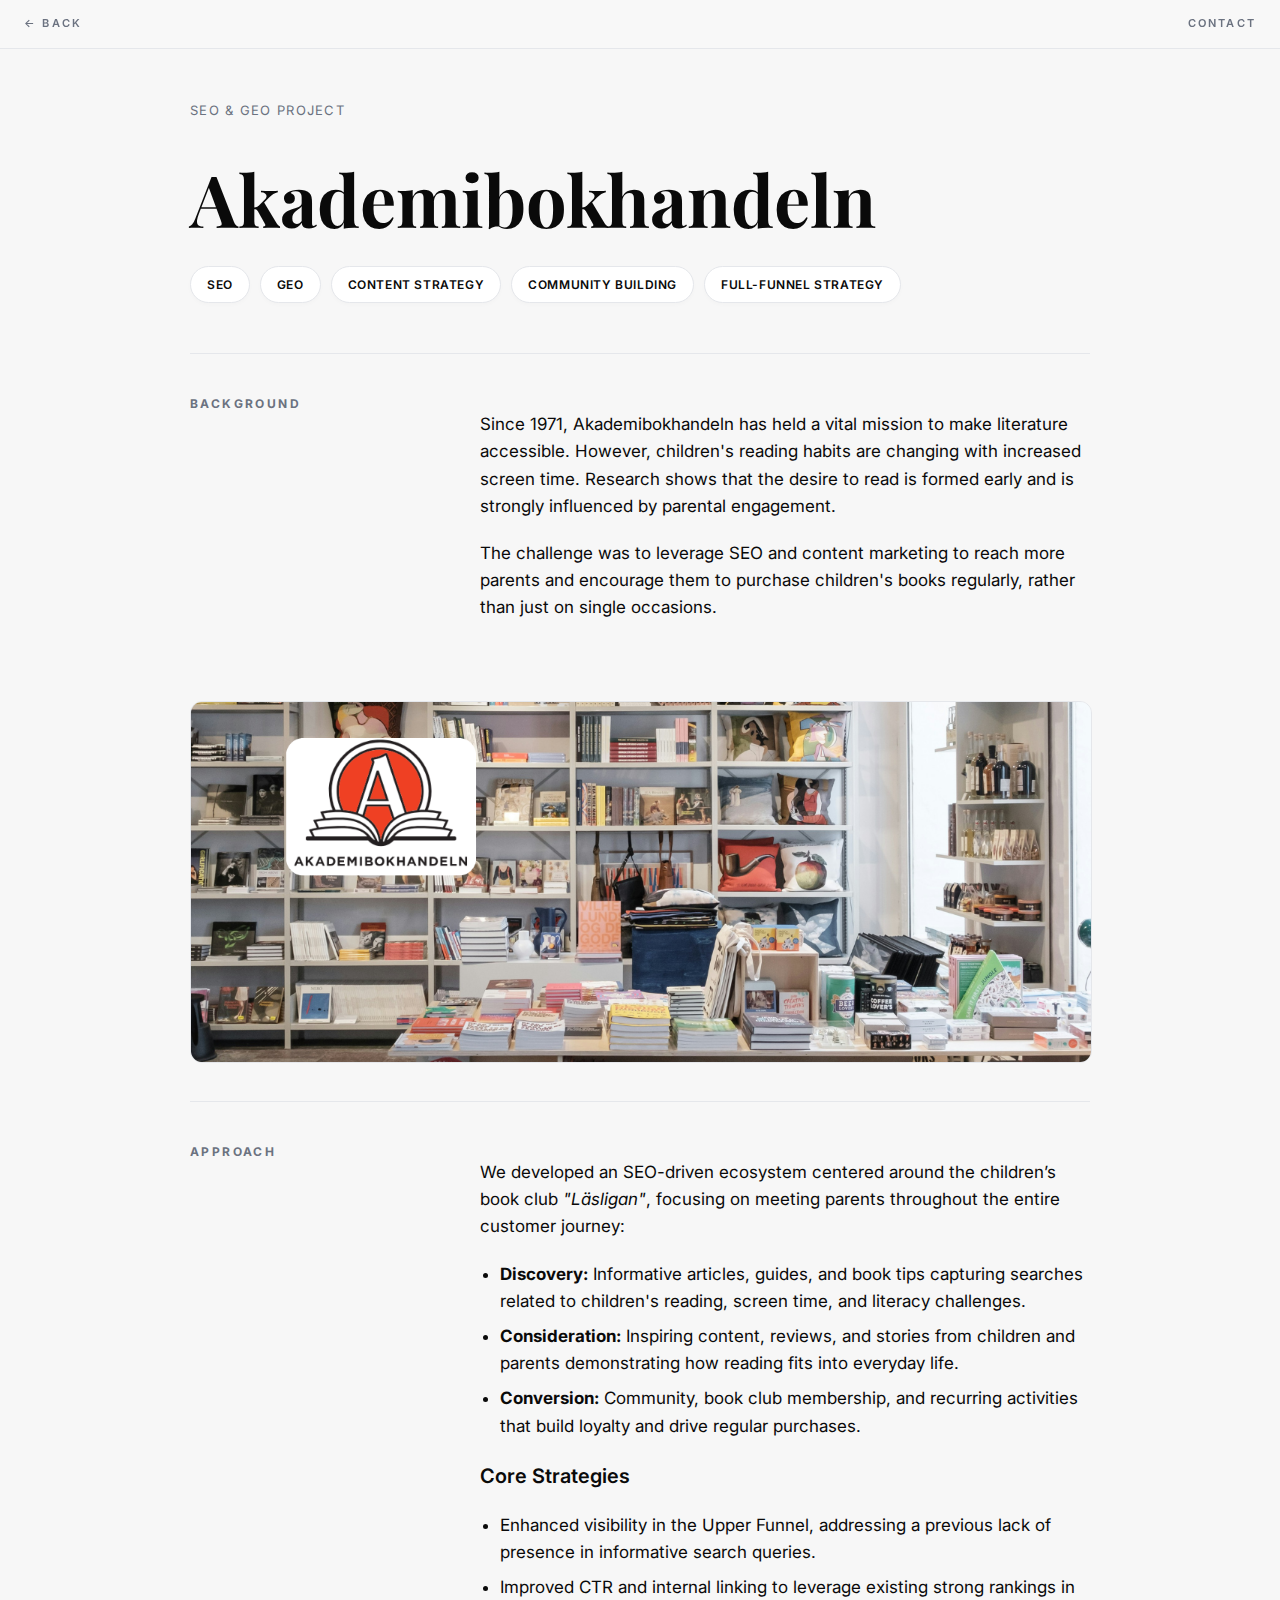
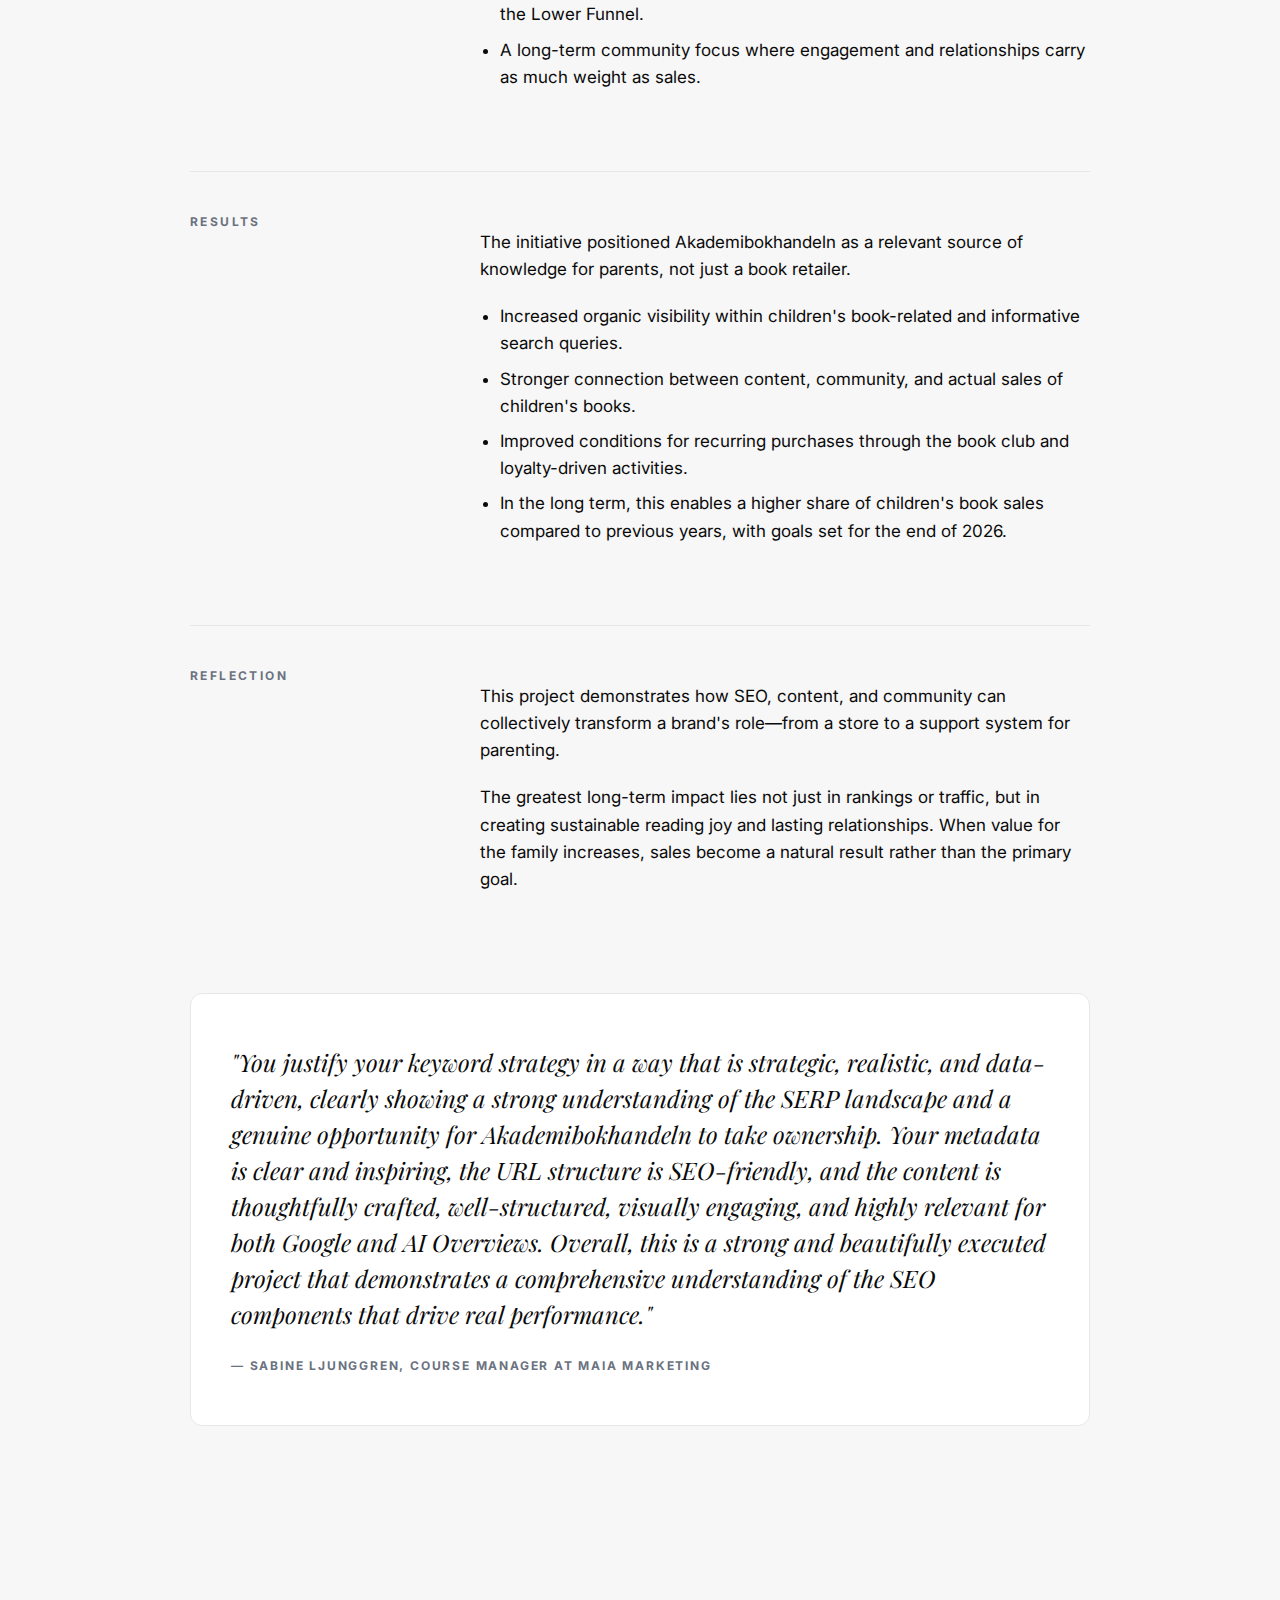
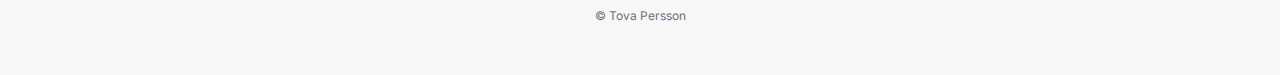
<file: akademibokhandeln.html>
<!DOCTYPE html>
<html lang="en">
<head>
  <meta charset="utf-8" />
  <meta name="viewport" content="width=device-width, initial-scale=1" />
  <title>Akademibokhandeln — Tova Persson</title>
  <link rel="stylesheet" href="https://fonts.googleapis.com/css2?family=Inter:wght@300;400;600;700;800&family=Playfair+Display:ital,wght@0,700;1,600&display=swap">
  
  <style>
    :root { --bg: #f7f7f7; --fg: #0a0a0a; --muted: #6b7280; --line: #e5e7eb; }
    body { margin: 0; background: var(--bg); color: var(--fg); font-family: 'Inter', sans-serif; line-height: 1.6; }
    .container { max-width: 900px; margin: 0 auto; padding: 100px 24px; }
    
    /* Navigation */
    .nav-mini { position: fixed; top: 0; left: 0; right: 0; background: rgba(247,247,247,0.9); backdrop-filter: blur(10px); border-bottom: 1px solid var(--line); padding: 15px 24px; display: flex; justify-content: space-between; z-index: 100; }
    .nav-mini a { text-transform: uppercase; font-size: 11px; letter-spacing: 0.2em; text-decoration: none; color: var(--muted); font-weight: 600; }
    .nav-mini a:hover { color: var(--fg); }

    /* Header */
    h1 { font-family: 'Playfair Display', serif; font-size: clamp(40px, 8vw, 72px); margin: 0 0 10px 0; }
    .meta { color: var(--muted); text-transform: uppercase; letter-spacing: 0.1em; font-size: 13px; margin-bottom: 20px; }

    /* SKILLS / BUTTONS */
    .skills-container { display: flex; flex-wrap: wrap; gap: 10px; margin-bottom: 50px; }
    .skill-tag { 
      padding: 8px 16px; 
      background: #fff; 
      border: 1px solid var(--line); 
      border-radius: 50px; 
      font-size: 12px; 
      font-weight: 600; 
      text-transform: uppercase; 
      letter-spacing: 0.05em; 
      color: var(--fg);
      box-shadow: 0 2px 4px rgba(0,0,0,0.02);
    }
    
    /* Case Grid */
    @media (min-width: 768px) {
      .case-grid { 
        display: grid; 
        grid-template-columns: 250px 1fr; 
        gap: 40px; 
        margin-bottom: 60px;
        border-top: 1px solid var(--line);
        padding-top: 40px;
      }
    }
    @media (max-width: 767px) {
      .case-grid { margin-bottom: 40px; border-top: 1px solid var(--line); padding-top: 20px; }
    }

    .case-label { 
      font-size: 12px; 
      text-transform: uppercase; 
      letter-spacing: 0.2em; 
      color: var(--muted); 
      font-weight: 700;
      margin-bottom: 10px;
    }

    .case-content h3 { margin-top: 0; font-size: 20px; font-weight: 600; }
    .case-content p { font-size: 17px; color: var(--fg); margin-bottom: 20px; }
    .case-content ul { padding-left: 20px; margin-bottom: 20px; }
    .case-content li { font-size: 17px; margin-bottom: 8px; }

    /* Testimonial / Citat */
    .testimonial {
      background: #fff;
      padding: 50px 40px;
      border-radius: 12px;
      border: 1px solid var(--line);
      margin-top: 80px;
      position: relative;
    }
    .testimonial-text {
      font-family: 'Playfair Display', serif;
      font-style: italic;
      font-size: clamp(20px, 2.8vw, 24px);
      line-height: 1.5;
      color: var(--fg);
      margin-bottom: 24px;
      text-align: left;
    }
    .testimonial-author {
      font-size: 12px;
      text-transform: uppercase;
      letter-spacing: 0.15em;
      font-weight: 700;
      color: var(--muted);
      text-align: left;
    }

    .project-image { width: 100%; border-radius: 12px; margin-bottom: 30px; border: 1px solid var(--line); }
    footer { margin-top: 80px; padding-bottom: 50px; text-align: center; color: var(--muted); font-size: 12px; }
  </style>
</head>
<body>

  <nav class="nav-mini">
    <a href="index.html">← Back</a>
    <a href="index.html#promo">Contact</a>
  </nav>

  <main class="container">
    <div class="meta">SEO & GEO Project</div>
    <h1>Akademibokhandeln</h1>

    <div class="skills-container">
      <div class="skill-tag">SEO</div>
      <div class="skill-tag">GEO</div>
      <div class="skill-tag">Content Strategy</div>
      <div class="skill-tag">Community Building</div>
      <div class="skill-tag">Full-funnel Strategy</div>
    </div>
    
    <section class="case-grid">
      <div class="case-label">Background</div>
      <div class="case-content">
        <p>Since 1971, Akademibokhandeln has held a vital mission to make literature accessible. However, children's reading habits are changing with increased screen time. Research shows that the desire to read is formed early and is strongly influenced by parental engagement.</p>
        <p>The challenge was to leverage SEO and content marketing to reach more parents and encourage them to purchase children's books regularly, rather than just on single occasions.</p>
      </div>
    </section>

    <img src="Akademibokhandlen.png" alt="Akademibokhandeln Project" class="project-image">

    <section class="case-grid">
      <div class="case-label">Approach</div>
      <div class="case-content">
        <p>We developed an SEO-driven ecosystem centered around the children’s book club <em>"Läsligan"</em>, focusing on meeting parents throughout the entire customer journey:</p>
        <ul>
          <li><strong>Discovery:</strong> Informative articles, guides, and book tips capturing searches related to children's reading, screen time, and literacy challenges.</li>
          <li><strong>Consideration:</strong> Inspiring content, reviews, and stories from children and parents demonstrating how reading fits into everyday life.</li>
          <li><strong>Conversion:</strong> Community, book club membership, and recurring activities that build loyalty and drive regular purchases.</li>
        </ul>
        <h3>Core Strategies</h3>
        <ul>
          <li>Enhanced visibility in the Upper Funnel, addressing a previous lack of presence in informative search queries.</li>
          <li>Improved CTR and internal linking to leverage existing strong rankings in the Lower Funnel.</li>
          <li>A long-term community focus where engagement and relationships carry as much weight as sales.</li>
        </ul>
      </div>
    </section>

    <section class="case-grid">
      <div class="case-label">Results</div>
      <div class="case-content">
        <p>The initiative positioned Akademibokhandeln as a relevant source of knowledge for parents, not just a book retailer.</p>
        <ul>
          <li>Increased organic visibility within children's book-related and informative search queries.</li>
          <li>Stronger connection between content, community, and actual sales of children's books.</li>
          <li>Improved conditions for recurring purchases through the book club and loyalty-driven activities.</li>
          <li>In the long term, this enables a higher share of children's book sales compared to previous years, with goals set for the end of 2026.</li>
        </ul>
      </div>
    </section>

    <section class="case-grid">
      <div class="case-label">Reflection</div>
      <div class="case-content">
        <p>This project demonstrates how SEO, content, and community can collectively transform a brand's role—from a store to a support system for parenting.</p>
        <p>The greatest long-term impact lies not just in rankings or traffic, but in creating sustainable reading joy and lasting relationships. When value for the family increases, sales become a natural result rather than the primary goal.</p>
      </div>
    </section>

    <div class="testimonial">
      <div class="testimonial-text">
        "You justify your keyword strategy in a way that is strategic, realistic, and data-driven, clearly showing a strong understanding of the SERP landscape and a genuine opportunity for Akademibokhandeln to take ownership. Your metadata is clear and inspiring, the URL structure is SEO-friendly, and the content is thoughtfully crafted, well-structured, visually engaging, and highly relevant for both Google and AI Overviews. Overall, this is a strong and beautifully executed project that demonstrates a comprehensive understanding of the SEO components that drive real performance."
      </div>
      <div class="testimonial-author">— Sabine Ljunggren, Course Manager at Maia Marketing</div>
    </div>

  </main>

  <footer>
    © Tova Persson
  </footer>

</body>
</html>
</file>
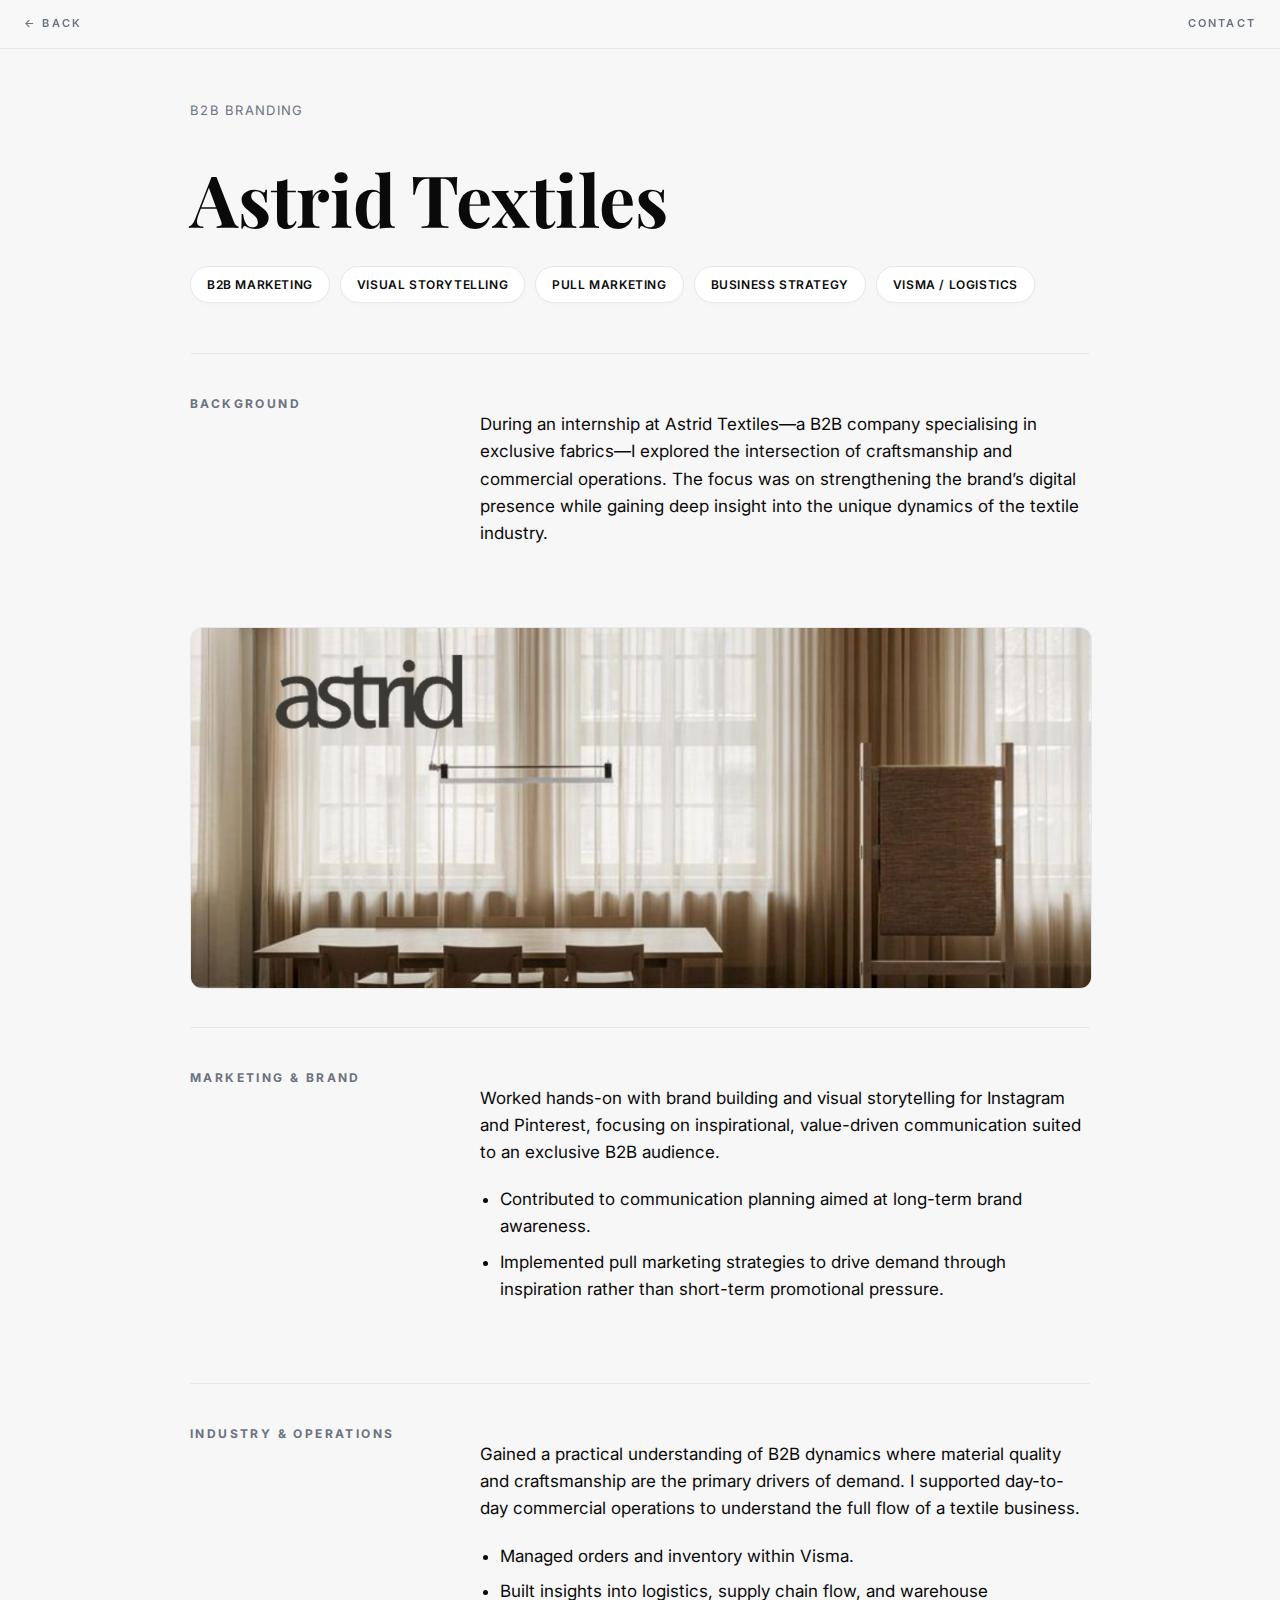
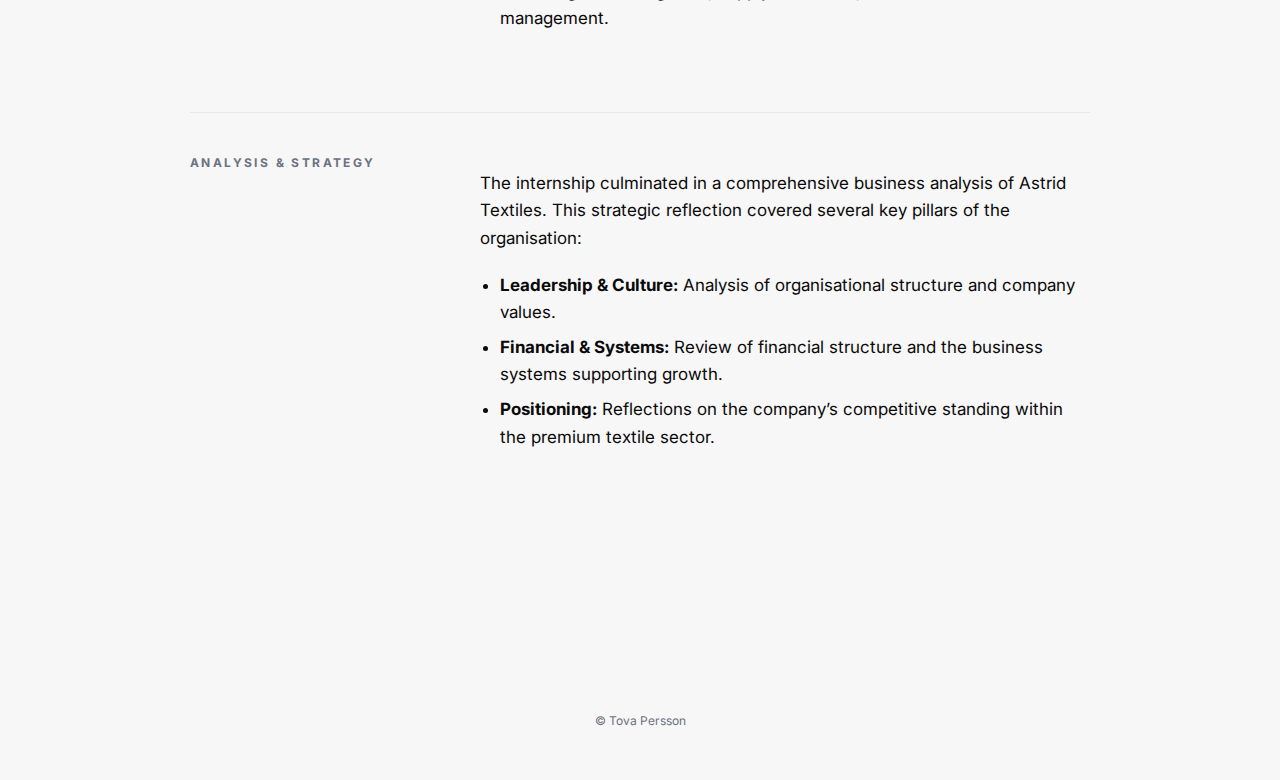
<file: astrid.html>
<!DOCTYPE html>
<html lang="en">
<head>
  <script>
    window.dataLayer = window.dataLayer || [];
    (function(){
      var env = /localhost|127\.0\.0\.1|staging/i.test(location.host) ? 'dev' : 'prod';
      window.dataLayer.push({
        event: 'page_view',
        page: {
          url: location.href,
          path: location.pathname,
          title: document.title,
          language: document.documentElement.lang
        },
        site: { name: 'Tova Persson Portfolio', env: env }
      });
    })();
  </script>

  <script>(function(w,d,s,l,i){w[l]=w[l]||[];w[l].push({'gtm.start':
  new Date().getTime(),event:'gtm.js'});var f=d.getElementsByTagName(s)[0],
  j=d.createElement(s),dl=l!='dataLayer'?'&l='+l:'';j.async=true;j.src=
  'https://www.googletagmanager.com/gtm.js?id='+i+dl;f.parentNode.insertBefore(j,f);
  })(window,document,'script','dataLayer','GTM-KBG4JPKN');</script>

  <meta charset="utf-8" />
  <meta name="viewport" content="width=device-width, initial-scale=1" />
  <title>Astrid Textiles — Tova Persson</title>
  <link rel="stylesheet" href="https://fonts.googleapis.com/css2?family=Inter:wght@300;400;600;700;800&family=Playfair+Display:ital,wght@0,700;1,600&display=swap">
  
  <style>
    :root { --bg: #f7f7f7; --fg: #0a0a0a; --muted: #6b7280; --line: #e5e7eb; --accent: #1221a5; }
    body { margin: 0; background: var(--bg); color: var(--fg); font-family: 'Inter', sans-serif; line-height: 1.6; }
    .container { max-width: 900px; margin: 0 auto; padding: 100px 24px; }
    
    /* Navigation */
    .nav-mini { position: fixed; top: 0; left: 0; right: 0; background: rgba(247,247,247,0.9); backdrop-filter: blur(10px); border-bottom: 1px solid var(--line); padding: 15px 24px; display: flex; justify-content: space-between; z-index: 100; }
    .nav-mini a { text-transform: uppercase; font-size: 11px; letter-spacing: 0.2em; text-decoration: none; color: var(--muted); font-weight: 600; }
    .nav-mini a:hover { color: var(--fg); }

    /* Header */
    h1 { font-family: 'Playfair Display', serif; font-size: clamp(40px, 8vw, 72px); margin: 0 0 10px 0; }
    .meta { color: var(--muted); text-transform: uppercase; letter-spacing: 0.1em; font-size: 13px; margin-bottom: 20px; }

    /* SKILLS / BUTTONS */
    .skills-container { display: flex; flex-wrap: wrap; gap: 10px; margin-bottom: 50px; }
    .skill-tag { 
      padding: 8px 16px; 
      background: #fff; 
      border: 1px solid var(--line); 
      border-radius: 50px; 
      font-size: 12px; 
      font-weight: 600; 
      text-transform: uppercase; 
      letter-spacing: 0.05em; 
      color: var(--fg);
      box-shadow: 0 2px 4px rgba(0,0,0,0.02);
    }
    
    /* Case Grid */
    @media (min-width: 768px) {
      .case-grid { 
        display: grid; 
        grid-template-columns: 250px 1fr; 
        gap: 40px; 
        margin-bottom: 60px;
        border-top: 1px solid var(--line);
        padding-top: 40px;
      }
    }
    @media (max-width: 767px) {
      .case-grid { margin-bottom: 40px; border-top: 1px solid var(--line); padding-top: 20px; }
    }

    .case-label { 
      font-size: 12px; 
      text-transform: uppercase; 
      letter-spacing: 0.2em; 
      color: var(--muted); 
      font-weight: 700;
      margin-bottom: 10px;
    }

    .case-content h3 { margin-top: 0; font-size: 20px; font-weight: 600; }
    .case-content p { font-size: 17px; color: var(--fg); margin-bottom: 20px; }
    .case-content ul { padding-left: 20px; margin-bottom: 20px; }
    .case-content li { font-size: 17px; margin-bottom: 8px; }

    .project-image { width: 100%; border-radius: 12px; margin-bottom: 30px; border: 1px solid var(--line); }
    footer { margin-top: 80px; padding-bottom: 50px; text-align: center; color: var(--muted); font-size: 12px; }
  </style>
</head>
<body>
  <noscript><iframe src="https://www.googletagmanager.com/ns.html?id=GTM-KBG4JPKN" height="0" width="0" style="display:none;visibility:hidden"></iframe></noscript>

  <nav class="nav-mini">
    <a href="index.html" id="back-to-home">← Back</a>
    <a href="index.html#promo">Contact</a>
  </nav>

  <main class="container">
    <div class="meta">B2B Branding</div>
    <h1>Astrid Textiles</h1>

    <div class="skills-container">
      <div class="skill-tag">B2B Marketing</div>
      <div class="skill-tag">Visual Storytelling</div>
      <div class="skill-tag">Pull Marketing</div>
      <div class="skill-tag">Business Strategy</div>
      <div class="skill-tag">Visma / Logistics</div>
    </div>
    
    <section class="case-grid">
      <div class="case-label">Background</div>
      <div class="case-content">
        <p>During an internship at Astrid Textiles—a B2B company specialising in exclusive fabrics—I explored the intersection of craftsmanship and commercial operations. The focus was on strengthening the brand’s digital presence while gaining deep insight into the unique dynamics of the textile industry.</p>
      </div>
    </section>

    <img src="Astrid.png" alt="Astrid Textiles Visual Branding" class="project-image">

    <section class="case-grid">
      <div class="case-label">Marketing & Brand</div>
      <div class="case-content">
        <p>Worked hands-on with brand building and visual storytelling for Instagram and Pinterest, focusing on inspirational, value-driven communication suited to an exclusive B2B audience.</p>
        <ul>
          <li>Contributed to communication planning aimed at long-term brand awareness.</li>
          <li>Implemented pull marketing strategies to drive demand through inspiration rather than short-term promotional pressure.</li>
        </ul>
      </div>
    </section>

    <section class="case-grid">
      <div class="case-label">Industry & Operations</div>
      <div class="case-content">
        <p>Gained a practical understanding of B2B dynamics where material quality and craftsmanship are the primary drivers of demand. I supported day-to-day commercial operations to understand the full flow of a textile business.</p>
        <ul>
          <li>Managed orders and inventory within Visma.</li>
          <li>Built insights into logistics, supply chain flow, and warehouse management.</li>
        </ul>
      </div>
    </section>

    <section class="case-grid">
      <div class="case-label">Analysis & Strategy</div>
      <div class="case-content">
        <p>The internship culminated in a comprehensive business analysis of Astrid Textiles. This strategic reflection covered several key pillars of the organisation:</p>
        <ul>
          <li><strong>Leadership & Culture:</strong> Analysis of organisational structure and company values.</li>
          <li><strong>Financial & Systems:</strong> Review of financial structure and the business systems supporting growth.</li>
          <li><strong>Positioning:</strong> Reflections on the company’s competitive standing within the premium textile sector.</li>
        </ul>
      </div>
    </section>

  </main>

  <footer>
    © Tova Persson
  </footer>

  <script>
    const backBtn = document.getElementById('back-to-home');
    if (backBtn) {
        backBtn.addEventListener('click', function() {
            window.dataLayer.push({
                'event': 'navigation_click',
                'action': 'back_to_home',
                'from_project': 'astrid'
            });
        });
    }
  </script>

</body>
</html>
</file>
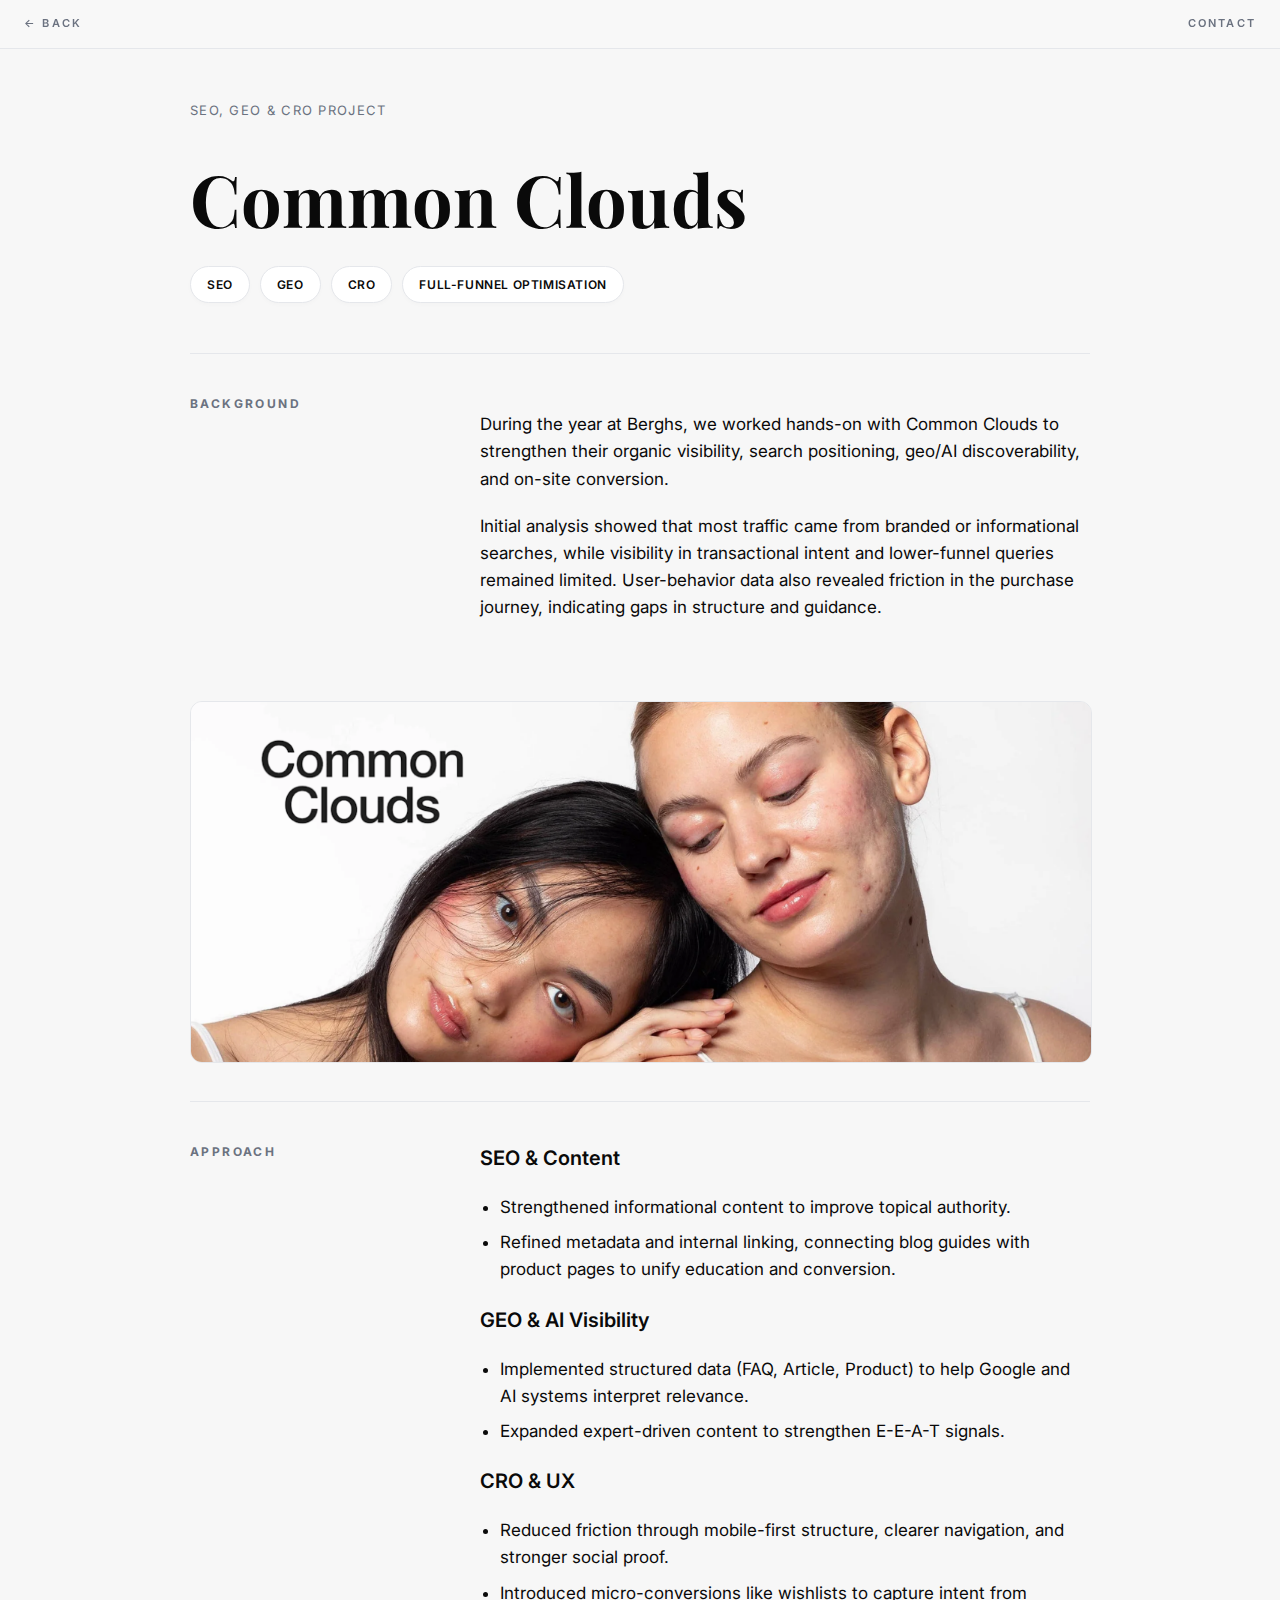
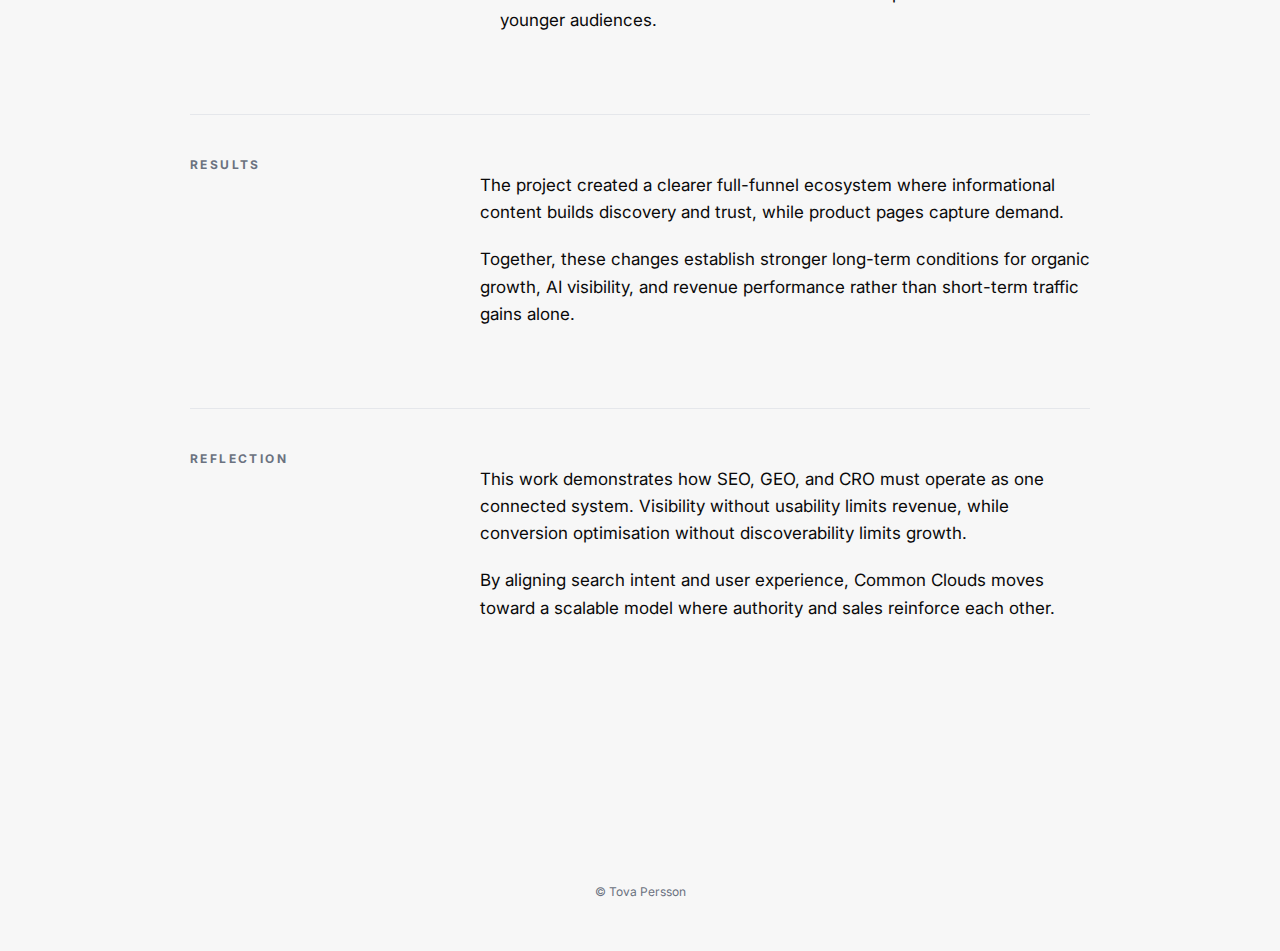
<file: common-clouds.html>
<!DOCTYPE html>
<html lang="en">
<head>
  <meta charset="utf-8" />
  <meta name="viewport" content="width=device-width, initial-scale=1" />
  <title>Common Clouds — Tova Persson</title>
  <link rel="stylesheet" href="https://fonts.googleapis.com/css2?family=Inter:wght@300;400;600;700;800&family=Playfair+Display:ital,wght@0,700;1,600&display=swap">
  
  <style>
    :root { --bg: #f7f7f7; --fg: #0a0a0a; --muted: #6b7280; --line: #e5e7eb; --accent: #1221a5; }
    body { margin: 0; background: var(--bg); color: var(--fg); font-family: 'Inter', sans-serif; line-height: 1.6; }
    .container { max-width: 900px; margin: 0 auto; padding: 100px 24px; }
    
    /* Navigation */
    .nav-mini { position: fixed; top: 0; left: 0; right: 0; background: rgba(247,247,247,0.9); backdrop-filter: blur(10px); border-bottom: 1px solid var(--line); padding: 15px 24px; display: flex; justify-content: space-between; z-index: 100; }
    .nav-mini a { text-transform: uppercase; font-size: 11px; letter-spacing: 0.2em; text-decoration: none; color: var(--muted); font-weight: 600; }
    .nav-mini a:hover { color: var(--fg); }

    /* Header */
    h1 { font-family: 'Playfair Display', serif; font-size: clamp(40px, 8vw, 72px); margin: 0 0 10px 0; }
    .meta { color: var(--muted); text-transform: uppercase; letter-spacing: 0.1em; font-size: 13px; margin-bottom: 20px; }

    /* SKILLS / BUTTONS */
    .skills-container { display: flex; flex-wrap: wrap; gap: 10px; margin-bottom: 50px; }
    .skill-tag { 
      padding: 8px 16px; 
      background: #fff; 
      border: 1px solid var(--line); 
      border-radius: 50px; 
      font-size: 12px; 
      font-weight: 600; 
      text-transform: uppercase; 
      letter-spacing: 0.05em; 
      color: var(--fg);
      box-shadow: 0 2px 4px rgba(0,0,0,0.02);
    }
    
    /* Case Grid */
    @media (min-width: 768px) {
      .case-grid { 
        display: grid; 
        grid-template-columns: 250px 1fr; 
        gap: 40px; 
        margin-bottom: 60px;
        border-top: 1px solid var(--line);
        padding-top: 40px;
      }
    }
    @media (max-width: 767px) {
      .case-grid { margin-bottom: 40px; border-top: 1px solid var(--line); padding-top: 20px; }
    }

    .case-label { 
      font-size: 12px; 
      text-transform: uppercase; 
      letter-spacing: 0.2em; 
      color: var(--muted); 
      font-weight: 700;
      margin-bottom: 10px;
    }

    .case-content h3 { margin-top: 0; font-size: 20px; font-weight: 600; }
    .case-content p { font-size: 17px; color: var(--fg); margin-bottom: 20px; }
    .case-content ul { padding-left: 20px; margin-bottom: 20px; }
    .case-content li { font-size: 17px; margin-bottom: 8px; }

    .project-image { width: 100%; border-radius: 12px; margin-bottom: 30px; border: 1px solid var(--line); }
    footer { margin-top: 80px; padding-bottom: 50px; text-align: center; color: var(--muted); font-size: 12px; }
  </style>
</head>
<body>

  <nav class="nav-mini">
    <a href="index.html">← Back</a>
    <a href="index.html#promo">Contact</a>
  </nav>

  <main class="container">
    <div class="meta">SEO, GEO & CRO Project</div>
    <h1>Common Clouds</h1>

    <div class="skills-container">
      <div class="skill-tag">SEO</div>
      <div class="skill-tag">GEO</div>
      <div class="skill-tag">CRO</div>
      <div class="skill-tag">Full-funnel optimisation</div>
    </div>
    
    <section class="case-grid">
      <div class="case-label">Background</div>
      <div class="case-content">
        <p>During the year at Berghs, we worked hands-on with Common Clouds to strengthen their organic visibility, search positioning, geo/AI discoverability, and on-site conversion.</p>
        <p>Initial analysis showed that most traffic came from branded or informational searches, while visibility in transactional intent and lower-funnel queries remained limited. User-behavior data also revealed friction in the purchase journey, indicating gaps in structure and guidance.</p>
      </div>
    </section>

    <img src="Commonclouds.png" alt="Common Clouds Project" class="project-image">

    <section class="case-grid">
      <div class="case-label">Approach</div>
      <div class="case-content">
        <h3>SEO & Content</h3>
        <ul>
          <li>Strengthened informational content to improve topical authority.</li>
          <li>Refined metadata and internal linking, connecting blog guides with product pages to unify education and conversion.</li>
        </ul>

        <h3>GEO & AI Visibility</h3>
        <ul>
          <li>Implemented structured data (FAQ, Article, Product) to help Google and AI systems interpret relevance.</li>
          <li>Expanded expert-driven content to strengthen E-E-A-T signals.</li>
        </ul>

        <h3>CRO & UX</h3>
        <ul>
          <li>Reduced friction through mobile-first structure, clearer navigation, and stronger social proof.</li>
          <li>Introduced micro-conversions like wishlists to capture intent from younger audiences.</li>
        </ul>
      </div>
    </section>

    <section class="case-grid">
      <div class="case-label">Results</div>
      <div class="case-content">
        <p>The project created a clearer full-funnel ecosystem where informational content builds discovery and trust, while product pages capture demand.</p>
        <p>Together, these changes establish stronger long-term conditions for organic growth, AI visibility, and revenue performance rather than short-term traffic gains alone.</p>
      </div>
    </section>

    <section class="case-grid">
      <div class="case-label">Reflection</div>
      <div class="case-content">
        <p>This work demonstrates how SEO, GEO, and CRO must operate as one connected system. Visibility without usability limits revenue, while conversion optimisation without discoverability limits growth.</p>
        <p>By aligning search intent and user experience, Common Clouds moves toward a scalable model where authority and sales reinforce each other.</p>
      </div>
    </section>

  </main>

  <footer>
    © Tova Persson
  </footer>

</body>
</html>
</file>
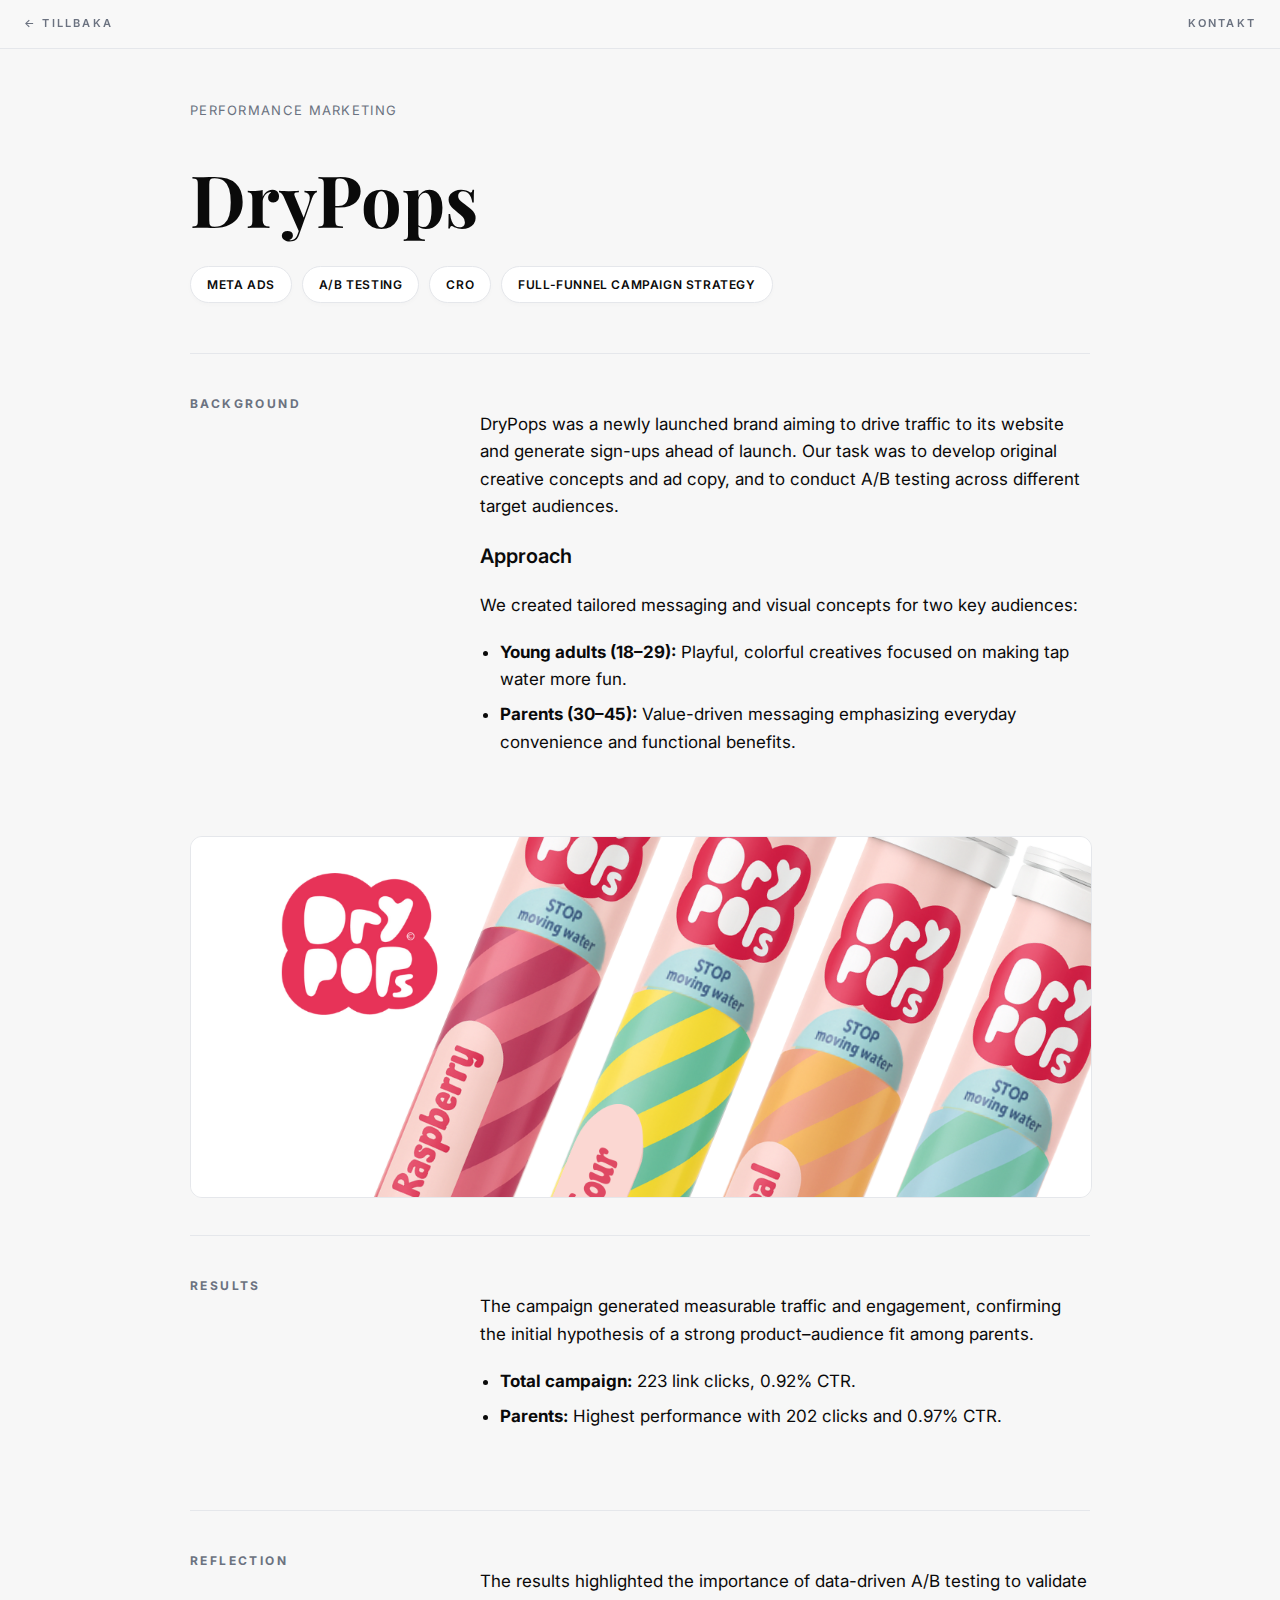
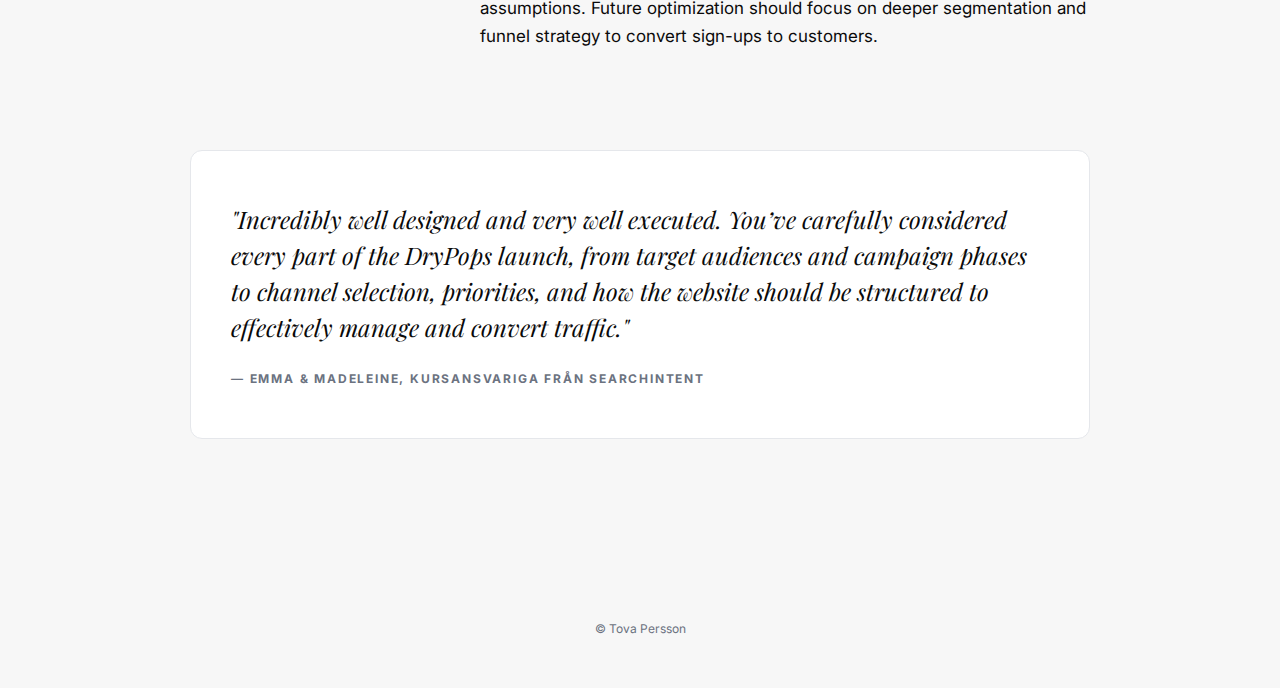
<file: drypops.html>
<!DOCTYPE html>
<html lang="sv">
<head>
  <script>
    window.dataLayer = window.dataLayer || [];
    (function(){
      var env = /localhost|127\.0\.0\.1|staging/i.test(location.host) ? 'dev' : 'prod';
      window.dataLayer.push({
        event: 'page_view',
        page: {
          url: location.href,
          path: location.pathname,
          title: document.title,
          language: document.documentElement.lang
        },
        site: { name: 'Tova Persson Portfolio', env: env }
      });
    })();
  </script>

  <script>(function(w,d,s,l,i){w[l]=w[l]||[];w[l].push({'gtm.start':
  new Date().getTime(),event:'gtm.js'});var f=d.getElementsByTagName(s)[0],
  j=d.createElement(s),dl=l!='dataLayer'?'&l='+l:'';j.async=true;j.src=
  'https://www.googletagmanager.com/gtm.js?id='+i+dl;f.parentNode.insertBefore(j,f);
  })(window,document,'script','dataLayer','GTM-KBG4JPKN');</script>

  <meta charset="utf-8" />
  <meta name="viewport" content="width=device-width, initial-scale=1" />
  <title>DryPops — Tova Persson</title>
  <link rel="stylesheet" href="https://fonts.googleapis.com/css2?family=Inter:wght@300;400;600;700;800&family=Playfair+Display:ital,wght@0,700;1,600&display=swap">
  
  <style>
    :root { --bg: #f7f7f7; --fg: #0a0a0a; --muted: #6b7280; --line: #e5e7eb; }
    body { margin: 0; background: var(--bg); color: var(--fg); font-family: 'Inter', sans-serif; line-height: 1.6; }
    .container { max-width: 900px; margin: 0 auto; padding: 100px 24px; }
    
    /* Navigering */
    .nav-mini { position: fixed; top: 0; left: 0; right: 0; background: rgba(247,247,247,0.9); backdrop-filter: blur(10px); border-bottom: 1px solid var(--line); padding: 15px 24px; display: flex; justify-content: space-between; z-index: 100; }
    .nav-mini a { text-transform: uppercase; font-size: 11px; letter-spacing: 0.2em; text-decoration: none; color: var(--muted); font-weight: 600; }
    .nav-mini a:hover { color: var(--fg); }

    /* Header */
    h1 { font-family: 'Playfair Display', serif; font-size: clamp(40px, 8vw, 72px); margin: 0 0 10px 0; }
    .meta { color: var(--muted); text-transform: uppercase; letter-spacing: 0.1em; font-size: 13px; margin-bottom: 20px; }

    /* SKILLS / BUTTONS */
    .skills-container { display: flex; flex-wrap: wrap; gap: 10px; margin-bottom: 50px; }
    .skill-tag { 
      padding: 8px 16px; 
      background: #fff; 
      border: 1px solid var(--line); 
      border-radius: 50px; 
      font-size: 12px; 
      font-weight: 600; 
      text-transform: uppercase; 
      letter-spacing: 0.05em; 
      color: var(--fg);
      box-shadow: 0 2px 4px rgba(0,0,0,0.02);
    }
    
    /* Case Grid */
    @media (min-width: 768px) {
      .case-grid { 
        display: grid; 
        grid-template-columns: 250px 1fr; 
        gap: 40px; 
        margin-bottom: 60px;
        border-top: 1px solid var(--line);
        padding-top: 40px;
      }
    }
    @media (max-width: 767px) {
      .case-grid { margin-bottom: 40px; border-top: 1px solid var(--line); padding-top: 20px; }
    }

    .case-label { 
      font-size: 12px; 
      text-transform: uppercase; 
      letter-spacing: 0.2em; 
      color: var(--muted); 
      font-weight: 700;
      margin-bottom: 10px;
    }

    .case-content h3 { margin-top: 0; font-size: 20px; font-weight: 600; }
    .case-content p { font-size: 17px; color: var(--fg); margin-bottom: 20px; }
    .case-content ul { padding-left: 20px; margin-bottom: 20px; }
    .case-content li { font-size: 17px; margin-bottom: 8px; }

    /* Testimonial */
    .testimonial { background: #fff; padding: 50px 40px; border-radius: 12px; border: 1px solid var(--line); margin-top: 80px; }
    .testimonial-text { font-family: 'Playfair Display', serif; font-style: italic; font-size: clamp(20px, 2.8vw, 24px); line-height: 1.5; color: var(--fg); margin-bottom: 24px; text-align: left; }
    .testimonial-author { font-size: 12px; text-transform: uppercase; letter-spacing: 0.15em; font-weight: 700; color: var(--muted); text-align: left; }

    .project-image { width: 100%; border-radius: 12px; margin-bottom: 30px; border: 1px solid var(--line); }
    footer { margin-top: 80px; padding-bottom: 50px; text-align: center; color: var(--muted); font-size: 12px; }
  </style>
</head>
<body>
  <noscript><iframe src="https://www.googletagmanager.com/ns.html?id=GTM-KBG4JPKN" height="0" width="0" style="display:none;visibility:hidden"></iframe></noscript>

  <nav class="nav-mini">
    <a href="index.html" id="back-to-home">← Tillbaka</a>
    <a href="index.html#promo">Kontakt</a>
  </nav>

  <main class="container">
    <div class="meta">Performance Marketing</div>
    <h1>DryPops</h1>

    <div class="skills-container">
      <div class="skill-tag">Meta ads</div>
      <div class="skill-tag">A/B testing</div>
      <div class="skill-tag">CRO</div>
      <div class="skill-tag">Full-Funnel Campaign Strategy</div>
    </div>
    
    <section class="case-grid">
      <div class="case-label">Background</div>
      <div class="case-content">
        <p>DryPops was a newly launched brand aiming to drive traffic to its website and generate sign-ups ahead of launch. Our task was to develop original creative concepts and ad copy, and to conduct A/B testing across different target audiences.</p>
        
        <h3>Approach</h3>
        <p>We created tailored messaging and visual concepts for two key audiences:</p>
        <ul>
          <li><strong>Young adults (18–29):</strong> Playful, colorful creatives focused on making tap water more fun.</li>
          <li><strong>Parents (30–45):</strong> Value-driven messaging emphasizing everyday convenience and functional benefits.</li>
        </ul>
      </div>
    </section>

    <img src="Drypops.png" alt="DryPops Campaign" class="project-image">

    <section class="case-grid">
      <div class="case-label">Results</div>
      <div class="case-content">
        <p>The campaign generated measurable traffic and engagement, confirming the initial hypothesis of a strong product–audience fit among parents.</p>
        <ul>
          <li><strong>Total campaign:</strong> 223 link clicks, 0.92% CTR.</li>
          <li><strong>Parents:</strong> Highest performance with 202 clicks and 0.97% CTR.</li>
        </ul>
      </div>
    </section>

    <section class="case-grid">
      <div class="case-label">Reflection</div>
      <div class="case-content">
        <p>The results highlighted the importance of data-driven A/B testing to validate assumptions. Future optimization should focus on deeper segmentation and funnel strategy to convert sign-ups to customers.</p>
      </div>
    </section>

    <div class="testimonial">
      <div class="testimonial-text">
        "Incredibly well designed and very well executed. You’ve carefully considered every part of the DryPops launch, from target audiences and campaign phases to channel selection, priorities, and how the website should be structured to effectively manage and convert traffic."
      </div>
      <div class="testimonial-author">— Emma & Madeleine, Kursansvariga från SearchIntent</div>
    </div>

  </main>

  <footer>
    © Tova Persson
  </footer>

  <script>
    const backBtn = document.getElementById('back-to-home');
    if (backBtn) {
        backBtn.addEventListener('click', function() {
            window.dataLayer.push({
                'event': 'navigation_click',
                'action': 'back_to_home',
                'from_project': 'drypops'
            });
        });
    }
  </script>

</body>
</html>
</file>
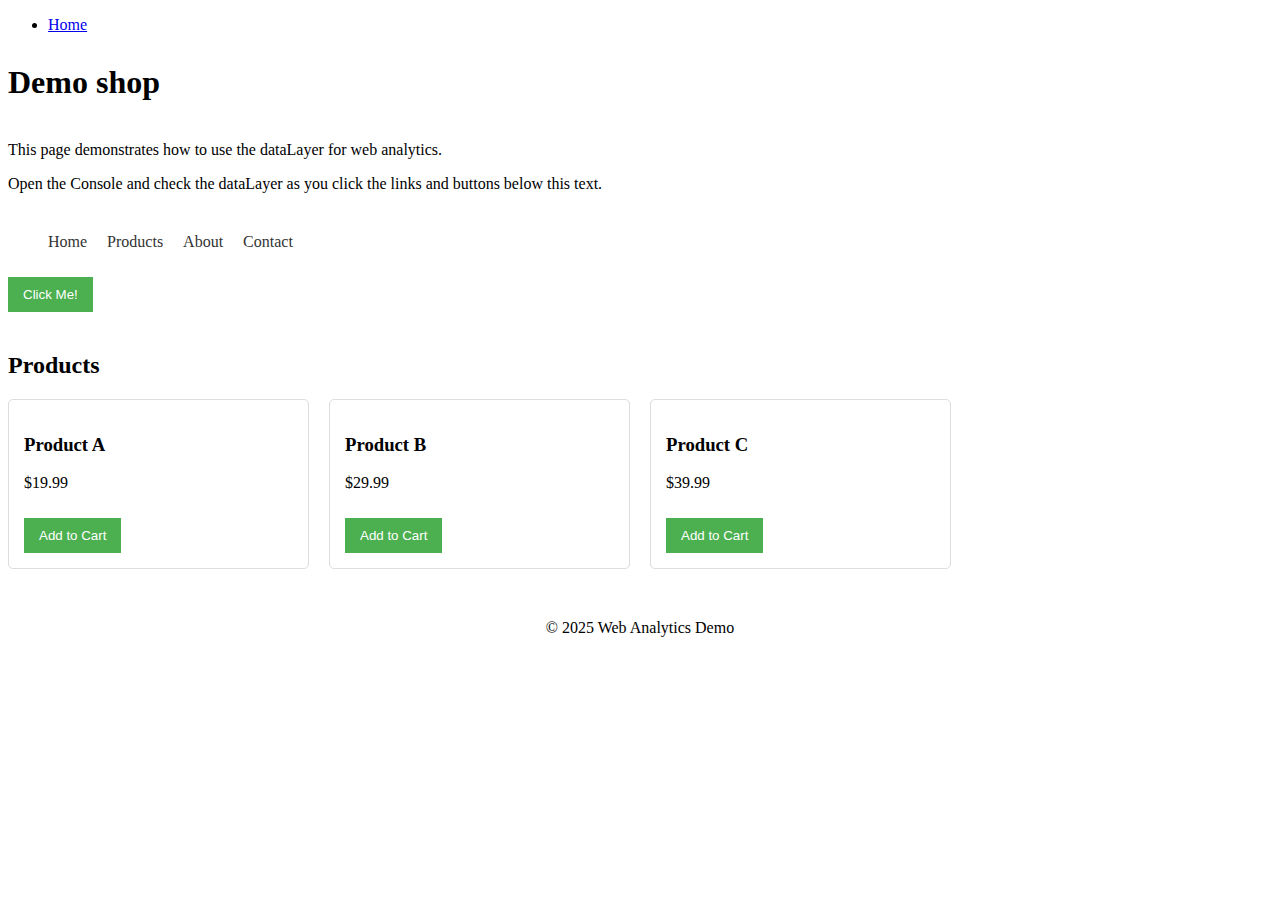
<file: index 2.html>
<!DOCTYPE html>
<html lang="en">
<head>
    <!-- Google Tag Manager -->
<script>(function(w,d,s,l,i){w[l]=w[l]||[];w[l].push({'gtm.start':
new Date().getTime(),event:'gtm.js'});var f=d.getElementsByTagName(s)[0],
j=d.createElement(s),dl=l!='dataLayer'?'&l='+l:'';j.async=true;j.src=
'https://www.googletagmanager.com/gtm.js?id='+i+dl;f.parentNode.insertBefore(j,f);
})(window,document,'script','dataLayer','GTM-KBG4JPKN');</script>
<!-- End Google Tag Manager -->
    <meta charset="UTF-8">
    <meta name="viewport" content="width=device-width, initial-scale=1.0">
    <!--CSS Instructions-->
    <link href="https://jesperastrom.github.io/resources/css/index.css" type="text/css" rel="stylesheet">
    <link rel="preconnect" href="https://fonts.googleapis.com">
    <link rel="preconnect" href="https://fonts.gstatic.com" crossorigin>
    <link href="https://fonts.googleapis.com/css2?family=Montserrat:ital,wght@0,100..900;1,100..900&display=swap" rel="stylesheet">

    <title>Web Analytics Demo</title>
    <link rel="stylesheet" href="css/styles.css">
    
    <!-- Initialize dataLayer -->
    <script>
        window.dataLayer = window.dataLayer || [];
    </script>
    
    <!-- Analytics Script (load before page content) -->
    <script src="js/analytics.js"></script>
</head>
<body>
   <!-- Google Tag Manager (noscript) -->
<noscript><iframe src="https://www.googletagmanager.com/ns.html?id=GTM-KBG4JPKN"
height="0" width="0" style="display:none;visibility:hidden"></iframe></noscript>
<!-- End Google Tag Manager (noscript) -->
    <header>
        <!--Breadcrumbs Start-->
        <ul class="breadcrumb">
            <li><a href="#">Home</a></li>
        </ul>
        <!--Breadcrumbs End-->
    </header>
    <main>
        <section id="top" class="content">
            <h1>Demo shop</h1>
        </section>
        <section class="content">
            <p>This page demonstrates how to use the dataLayer for web analytics.</p>
            <p>Open the Console and check the dataLayer as you click the links and buttons below this text.</p>
        </section>
        <nav>
            <ul>
                <li><a href="#" id="home-link">Home</a></li>
                <li><a href="#" id="products-link">Products</a></li>
                <li><a href="#" id="about-link">About</a></li>
                <li><a href="#" id="contact-link">Contact</a></li>
            </ul>
        </nav>
        <section id="hero" class="content">
             <button id="cta-button">Click Me!</button>
        </section>
        
        <section id="products" class="content">
            <h2>Products</h2>
            <div class="product-grid">
                <div class="product" data-product-id="123" data-product-name="Product A" data-product-price="19.99">
                    <h3>Product A</h3>
                    <p>$19.99</p>
                    <button class="add-to-cart">Add to Cart</button>
                </div>
                <div class="product" data-product-id="456" data-product-name="Product B" data-product-price="29.99">
                    <h3>Product B</h3>
                    <p>$29.99</p>
                    <button class="add-to-cart">Add to Cart</button>
                </div>
                <div class="product" data-product-id="789" data-product-name="Product C" data-product-price="39.99">
                    <h3>Product C</h3>
                    <p>$39.99</p>
                    <button class="add-to-cart">Add to Cart</button>
                </div>
            </div>
        </section>
    </main>
    
    <footer>
        <p>&copy; 2025 Web Analytics Demo</p>
    </footer>
</body>
</html>
</file>
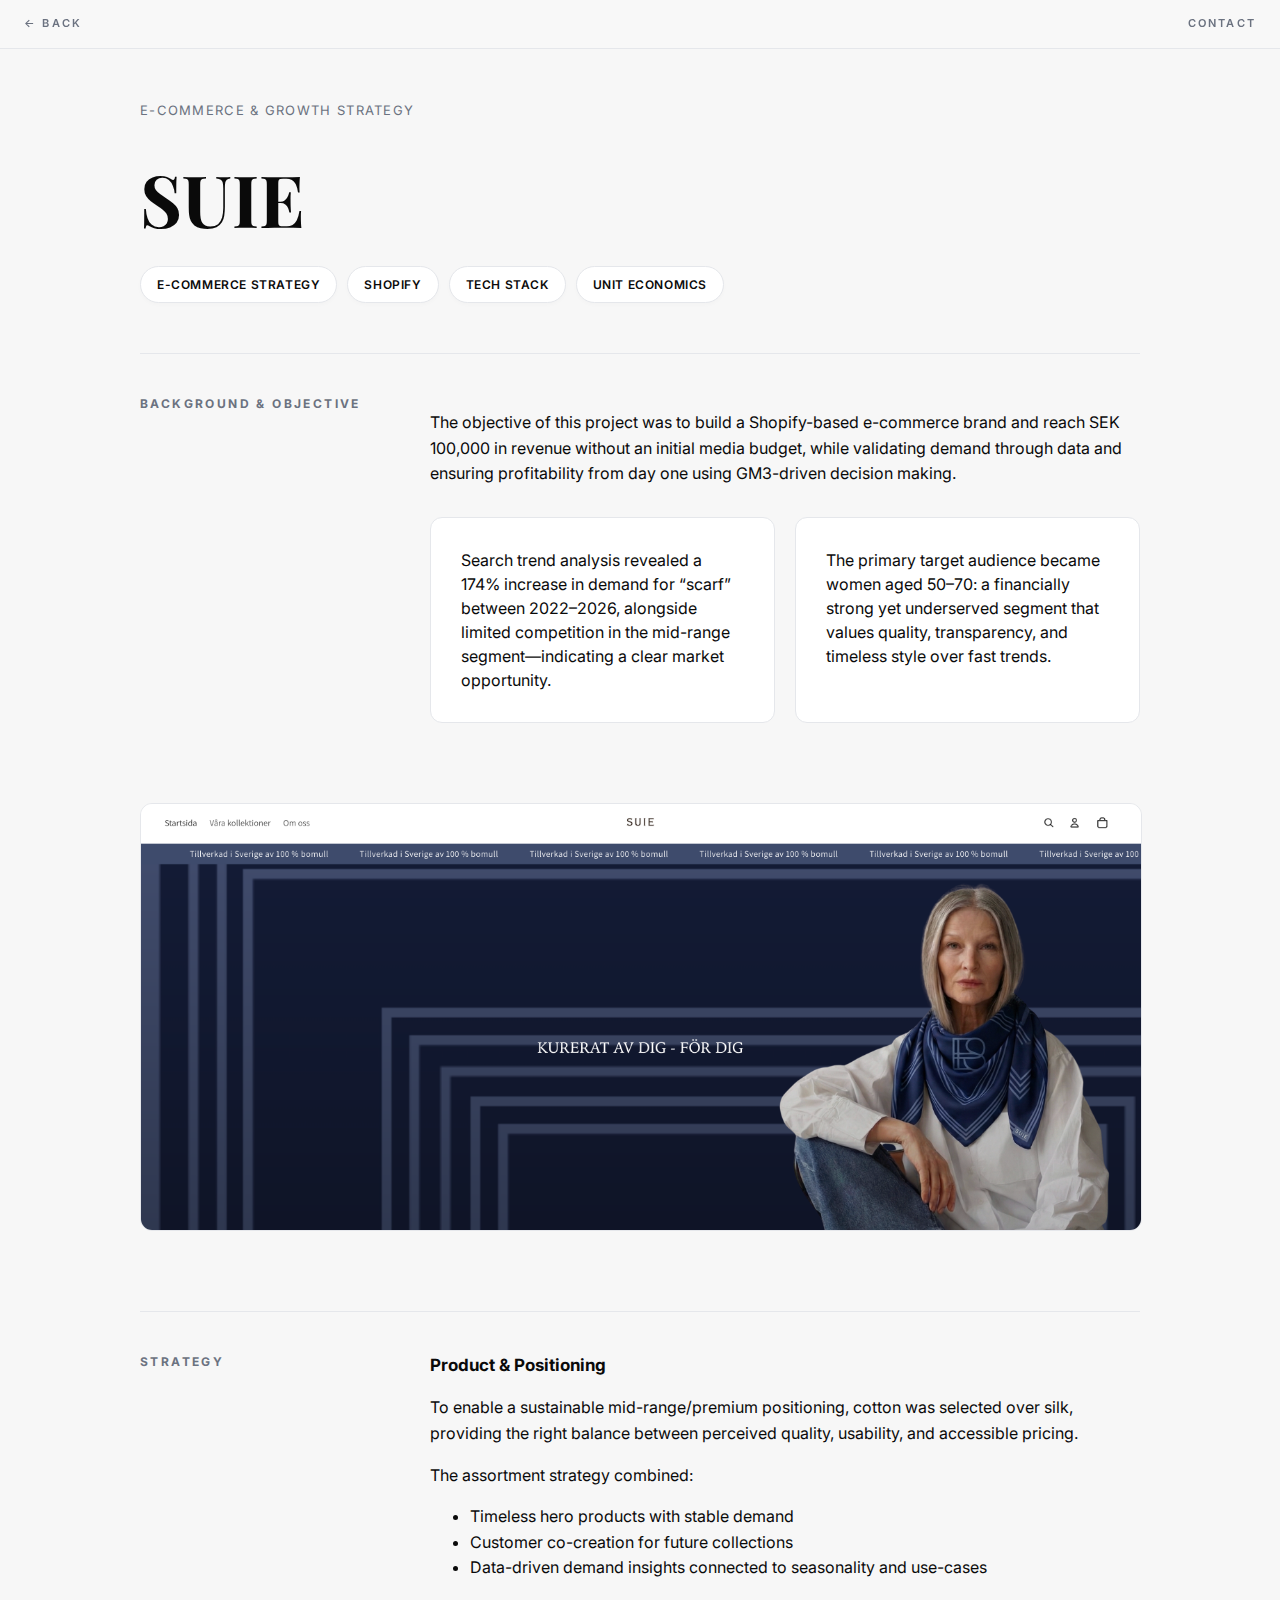
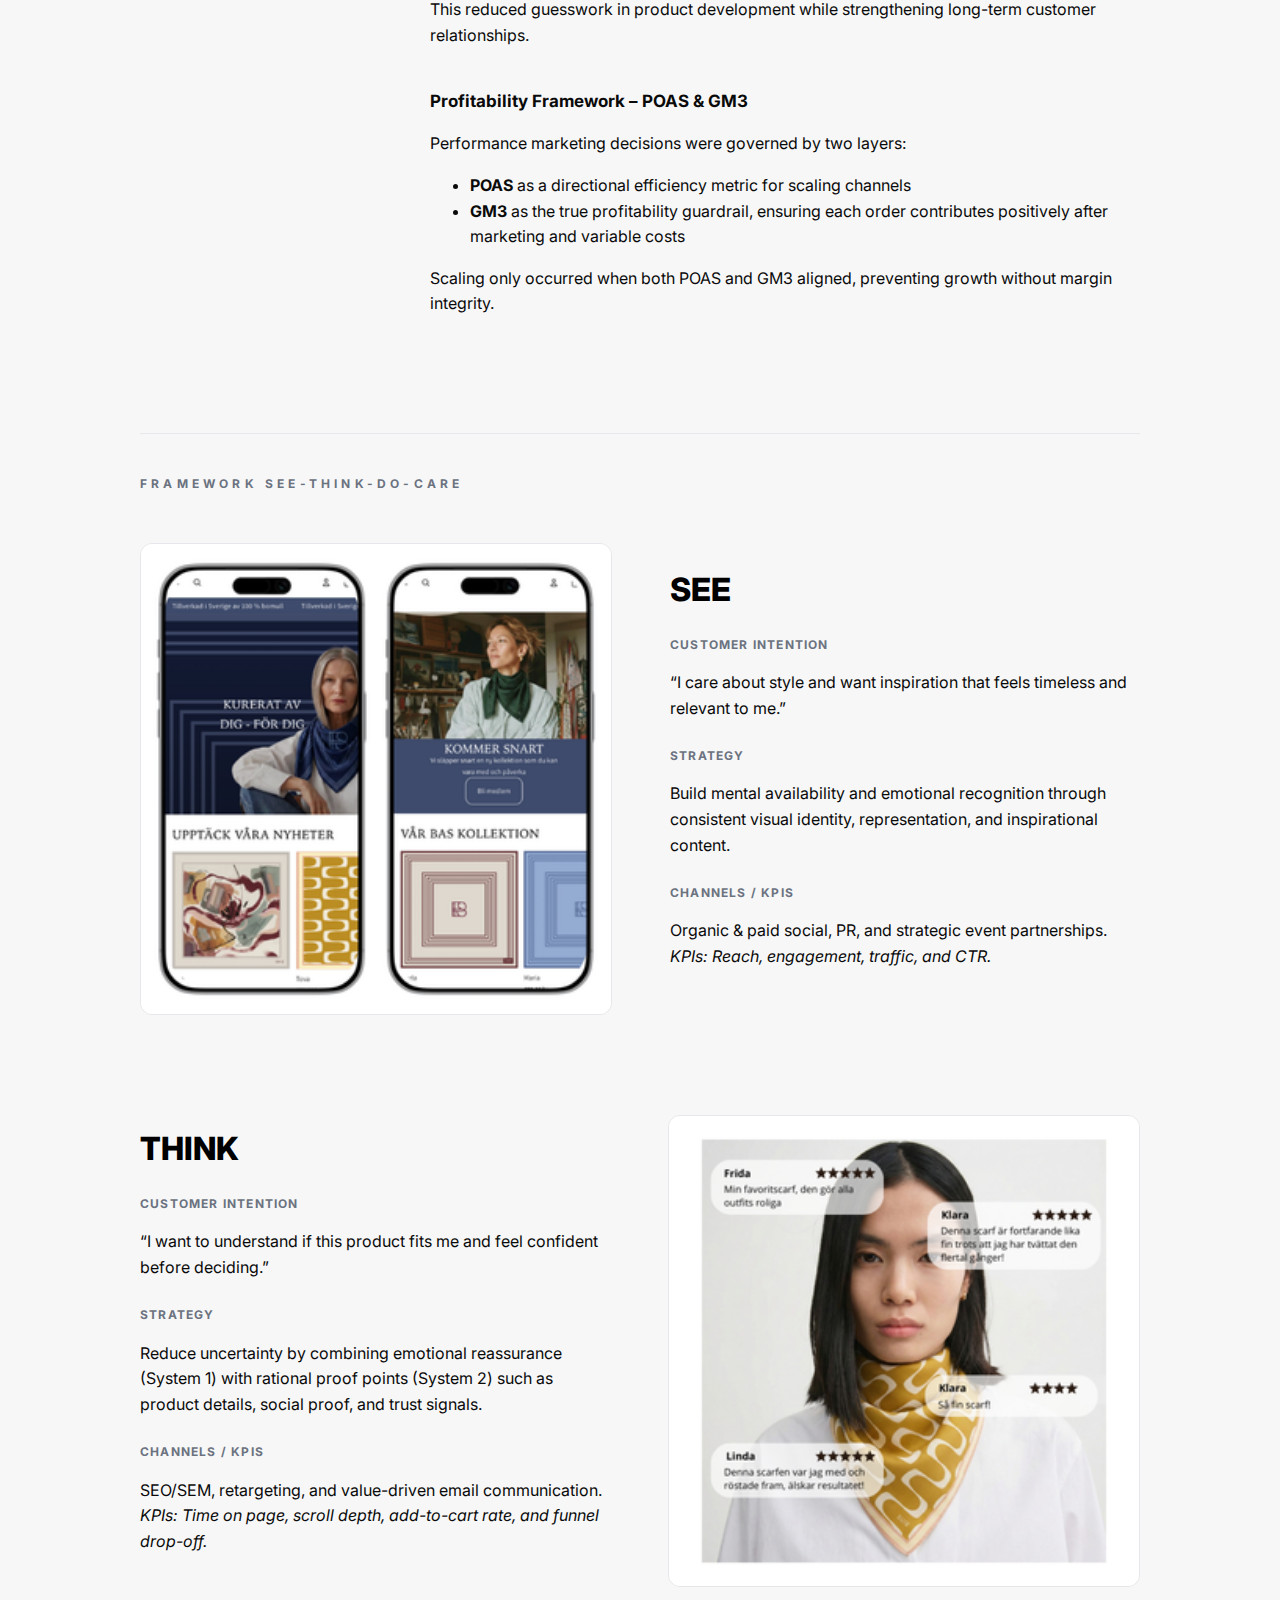
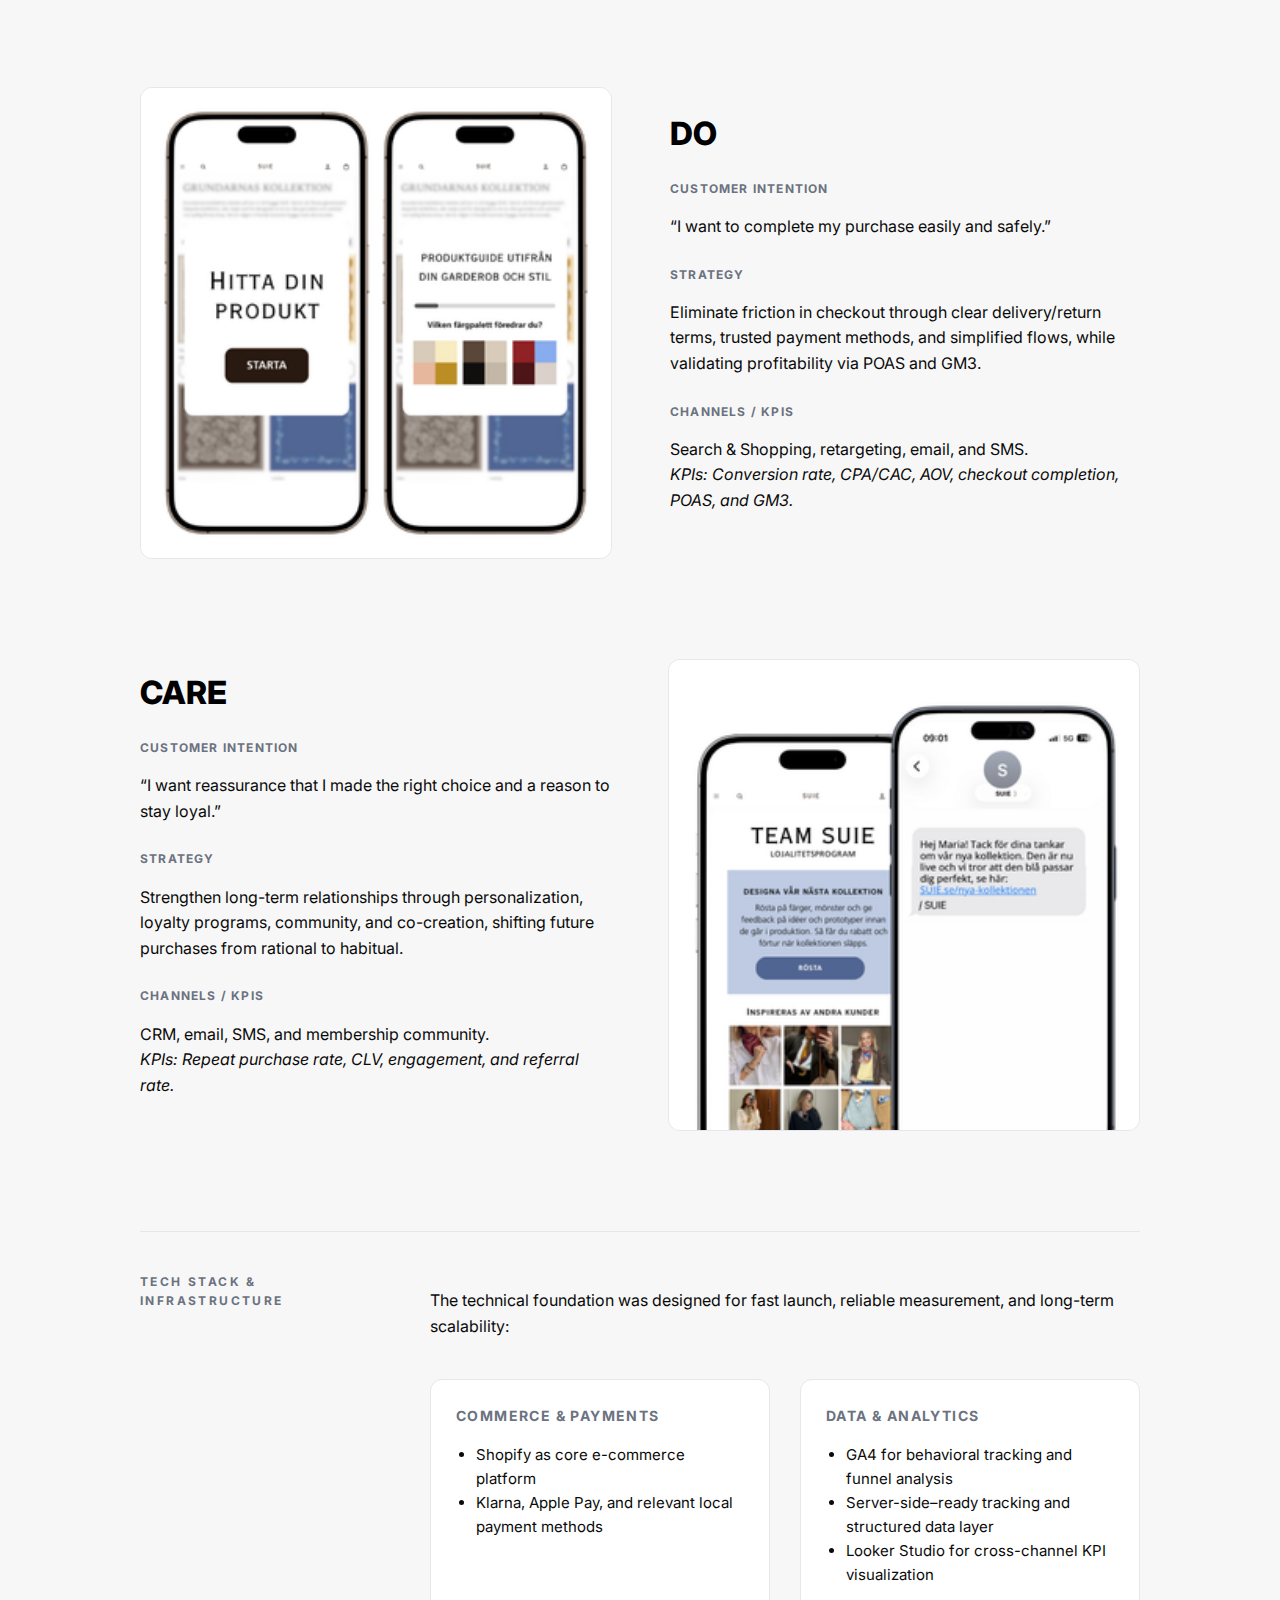
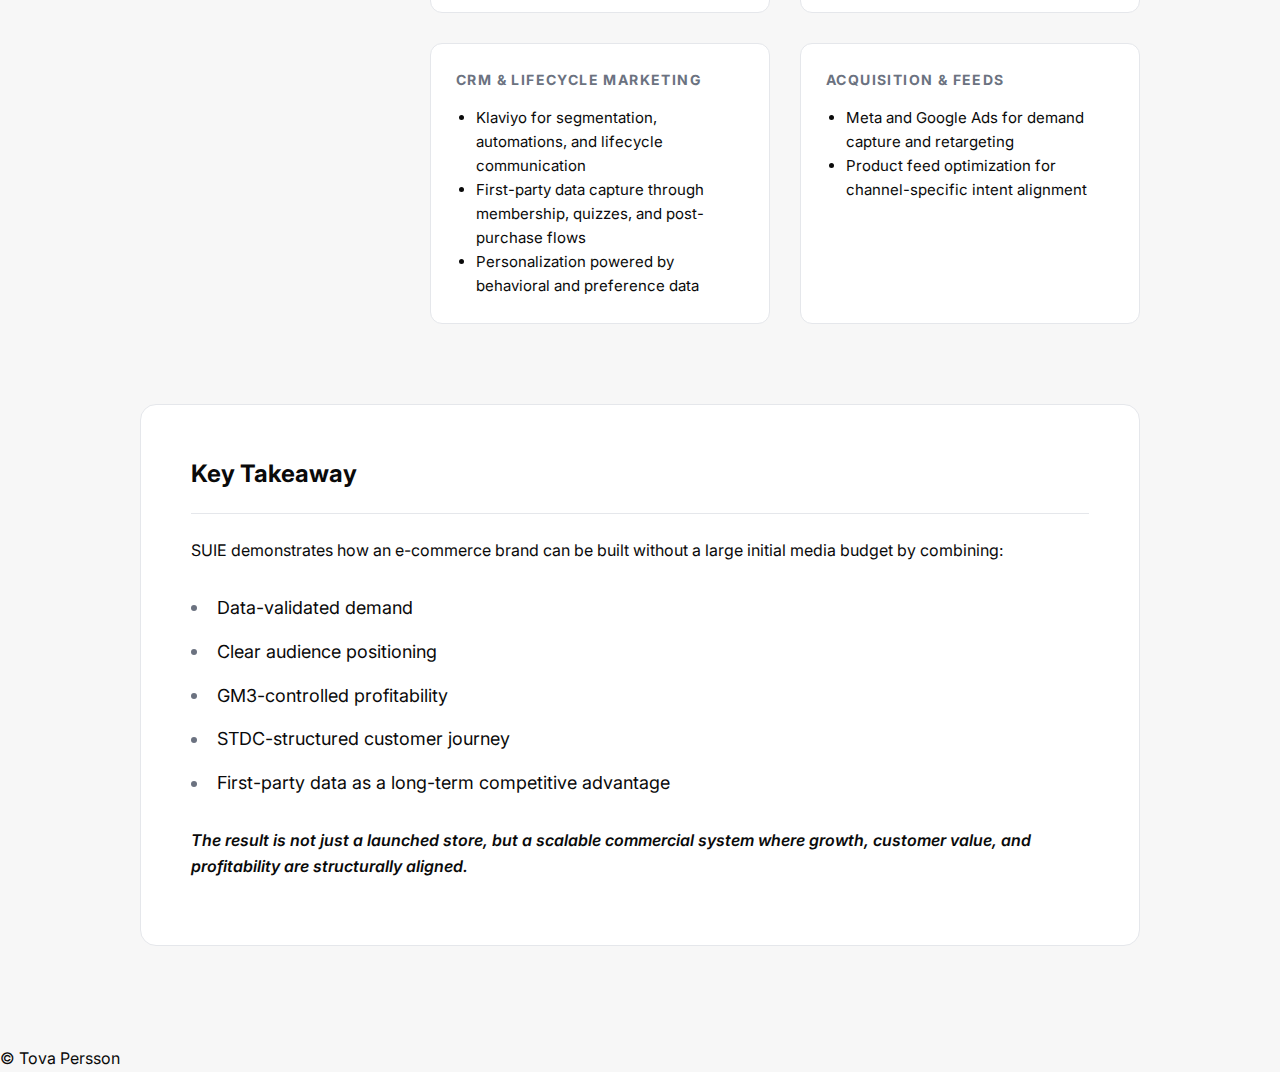
<file: suie.html>
<!DOCTYPE html>
<html lang="en">
<head>
  <script>
    window.dataLayer = window.dataLayer || [];
    (function(){
      var env = /localhost|127\.0\.0\.1|staging/i.test(location.host) ? 'dev' : 'prod';
      window.dataLayer.push({
        event: 'page_view',
        page: {
          url: location.href,
          path: location.pathname,
          title: document.title,
          language: document.documentElement.lang
        },
        site: { name: 'Tova Persson Portfolio', env: env }
      });
    })();
  </script>

  <script>(function(w,d,s,l,i){w[l]=w[l]||[];w[l].push({'gtm.start':
  new Date().getTime(),event:'gtm.js'});var f=d.getElementsByTagName(s)[0],
  j=d.createElement(s),dl=l!='dataLayer'?'&l='+l:'';j.async=true;j.src=
  'https://www.googletagmanager.com/gtm.js?id='+i+dl;f.parentNode.insertBefore(j,f);
  })(window,document,'script','dataLayer','GTM-KBG4JPKN');</script>

  <meta charset="utf-8" />
  <meta name="viewport" content="width=device-width, initial-scale=1" />
  <title>SUIE — Tova Persson</title>
  <link rel="stylesheet" href="https://fonts.googleapis.com/css2?family=Inter:wght@300;400;600;700;800&family=Playfair+Display:ital,wght@0,700;1,600&display=swap">
  
  <style>
    :root { --bg: #f7f7f7; --fg: #0a0a0a; --muted: #6b7280; --line: #e5e7eb; --accent: #0a0a0a; }
    body { margin: 0; background: var(--bg); color: var(--fg); font-family: 'Inter', sans-serif; line-height: 1.6; }
    .container { max-width: 1000px; margin: 0 auto; padding: 100px 24px; }
    
    /* Navigation */
    .nav-mini { position: fixed; top: 0; left: 0; right: 0; background: rgba(247,247,247,0.9); backdrop-filter: blur(10px); border-bottom: 1px solid var(--line); padding: 15px 24px; display: flex; justify-content: space-between; z-index: 100; }
    .nav-mini a { text-transform: uppercase; font-size: 11px; letter-spacing: 0.2em; text-decoration: none; color: var(--muted); font-weight: 600; }

    /* Header */
    h1 { font-family: 'Playfair Display', serif; font-size: clamp(40px, 8vw, 72px); margin: 0 0 10px 0; }
    .meta { color: var(--muted); text-transform: uppercase; letter-spacing: 0.1em; font-size: 13px; margin-bottom: 20px; }

    /* Skill Tags */
    .skills-container { display: flex; flex-wrap: wrap; gap: 10px; margin-bottom: 50px; }
    .skill-tag { 
      padding: 8px 16px; 
      background: #fff; 
      border: 1px solid var(--line); 
      border-radius: 50px; 
      font-size: 12px; 
      font-weight: 600; 
      text-transform: uppercase; 
      letter-spacing: 0.05em; 
      color: var(--fg);
      box-shadow: 0 2px 4px rgba(0,0,0,0.02);
    }

    /* Info Boxes */
    .info-box-container { display: grid; grid-template-columns: 1fr 1fr; gap: 20px; margin-top: 30px; }
    .info-box { background: #fff; padding: 30px; border-radius: 12px; border: 1px solid var(--line); font-size: 16px; line-height: 1.5; }

    /* Case Grid & Layout */
    .case-grid { display: grid; grid-template-columns: 250px 1fr; gap: 40px; margin-bottom: 80px; border-top: 1px solid var(--line); padding-top: 40px; }
    .case-label { font-size: 12px; text-transform: uppercase; letter-spacing: 0.2em; color: var(--muted); font-weight: 700; }
    
    /* Rubriker justerade till brödtextstorlek */
    .case-content h3 { margin-top: 0; font-size: 17px; font-weight: 700; margin-bottom: 15px; text-transform: none; color: var(--fg); }

    /* Bilder */
    .full-width-img { width: 100%; border-radius: 12px; border: 1px solid var(--line); margin-bottom: 80px; display: block; }

    /* STDC Section */
    .stdc-row { display: grid; grid-template-columns: 1fr 1fr; gap: 60px; align-items: center; margin-bottom: 100px; }
    .stdc-row.reverse { direction: rtl; }
    .stdc-row.reverse .stdc-text { direction: ltr; }
    .stdc-img { width: 100%; border-radius: 12px; border: 1px solid var(--line); object-fit: cover; }
    
    /* Svarta rubriker utan underlinje */
    .stdc-text h4 { font-size: 32px; font-weight: 800; color: #000; margin: 0 0 20px 0; display: inline-block; }
    .stdc-block { margin-bottom: 25px; }
    .stdc-block strong { display: block; text-transform: uppercase; font-size: 12px; letter-spacing: 0.1em; color: var(--muted); margin-bottom: 5px; }

    /* Tech Stack */
    .tech-grid { display: grid; grid-template-columns: repeat(auto-fit, minmax(280px, 1fr)); gap: 30px; margin-top: 40px; }
    .tech-category { background: #fff; padding: 25px; border-radius: 12px; border: 1px solid var(--line); }
    .tech-category h5 { margin: 0 0 15px 0; font-size: 14px; text-transform: uppercase; letter-spacing: 0.1em; color: var(--muted); }
    .tech-category ul { padding-left: 20px; margin: 0; font-size: 15px; }

    /* Key Takeaway med punkter */
    .takeaway-card { background: #fff; color: var(--fg); padding: 50px; border-radius: 16px; margin-top: 40px; border: 1px solid var(--line); }
    .takeaway-card h3 { color: var(--fg); border-bottom: 1px solid var(--line); padding-bottom: 20px; margin-top: 0; text-align: left; font-size: 24px; }
    .takeaway-card ul { list-style: none; padding: 0; margin-top: 30px; }
    .takeaway-card li { margin-bottom: 15px; font-size: 18px; display: flex; align-items: center; }
    .takeaway-card li::before { 
      content: ""; 
      width: 6px; 
      height: 6px; 
      background-color: var(--muted); 
      border-radius: 50%; 
      margin-right: 20px; 
      flex-shrink: 0;
    }

    .kicker { 
      font-size: 12px; 
      letter-spacing: .35em; 
      text-transform: uppercase; 
      color: var(--muted); 
      text-align: left; 
      margin-bottom: 50px;
      border-top: 1px solid var(--line);
      padding-top: 40px;
    }

    @media (max-width: 768px) {
      .case-grid, .stdc-row, .info-box-container { grid-template-columns: 1fr; gap: 30px; }
      .stdc-row.reverse { direction: ltr; }
    }
  </style>
</head>
<body>
  <noscript><iframe src="https://www.googletagmanager.com/ns.html?id=GTM-KBG4JPKN" height="0" width="0" style="display:none;visibility:hidden"></iframe></noscript>

  <nav class="nav-mini">
    <a href="index.html" id="back-to-home">← Back</a>
    <a href="index.html#promo">Contact</a>
  </nav>

  <main class="container">
    <div class="meta">E-commerce & Growth Strategy</div>
    <h1>SUIE</h1>

    <div class="skills-container">
      <div class="skill-tag">E-commerce strategy</div>
      <div class="skill-tag">Shopify</div>
      <div class="skill-tag">Tech stack</div>
      <div class="skill-tag">Unit Economics</div>
    </div>

    <section class="case-grid">
      <div class="case-label">Background & Objective</div>
      <div class="case-content">
        <p>The objective of this project was to build a Shopify-based e-commerce brand and reach SEK 100,000 in revenue without an initial media budget, while validating demand through data and ensuring profitability from day one using GM3-driven decision making.</p>
        
        <div class="info-box-container">
          <div class="info-box">
            Search trend analysis revealed a 174% increase in demand for “scarf” between 2022–2026, alongside limited competition in the mid-range segment—indicating a clear market opportunity.
          </div>
          <div class="info-box">
            The primary target audience became women aged 50–70: a financially strong yet underserved segment that values quality, transparency, and timeless style over fast trends.
          </div>
        </div>
      </div>
    </section>

    <img src="SUIE background.png" alt="SUIE Project Overview" class="full-width-img">

    <section class="case-grid">
      <div class="case-label">Strategy</div>
      <div class="case-content">
        <h3>Product & Positioning</h3>
        <p>To enable a sustainable mid-range/premium positioning, cotton was selected over silk, providing the right balance between perceived quality, usability, and accessible pricing.</p>
        
        <p>The assortment strategy combined:</p>
        <ul>
          <li>Timeless hero products with stable demand</li>
          <li>Customer co-creation for future collections</li>
          <li>Data-driven demand insights connected to seasonality and use-cases</li>
        </ul>
        <p>This reduced guesswork in product development while strengthening long-term customer relationships.</p>

        <h3 style="margin-top:40px;">Profitability Framework – POAS & GM3</h3>
        <p>Performance marketing decisions were governed by two layers:</p>
        <ul>
          <li><strong>POAS</strong> as a directional efficiency metric for scaling channels</li>
          <li><strong>GM3</strong> as the true profitability guardrail, ensuring each order contributes positively after marketing and variable costs</li>
        </ul>
        <p>Scaling only occurred when both POAS and GM3 aligned, preventing growth without margin integrity.</p>
      </div>
    </section>

    <section style="margin-top: 100px;">
      <h2 class="kicker">Framework SEE-THINK-DO-CARE</h2>
      
      <div class="stdc-row">
        <img src="SEE.png" alt="See Phase Visual" class="stdc-img">
        <div class="stdc-text">
          <h4>SEE</h4>
          <div class="stdc-block">
            <strong>Customer intention</strong>
            <p>“I care about style and want inspiration that feels timeless and relevant to me.”</p>
          </div>
          <div class="stdc-block">
            <strong>Strategy</strong>
            <p>Build mental availability and emotional recognition through consistent visual identity, representation, and inspirational content.</p>
          </div>
          <div class="stdc-block">
            <strong>Channels / KPIs</strong>
            <p>Organic & paid social, PR, and strategic event partnerships. <br><em>KPIs: Reach, engagement, traffic, and CTR.</em></p>
          </div>
        </div>
      </div>

      <div class="stdc-row reverse">
        <img src="Think.png" alt="Think Phase Visual" class="stdc-img">
        <div class="stdc-text">
          <h4>THINK</h4>
          <div class="stdc-block">
            <strong>Customer intention</strong>
            <p>“I want to understand if this product fits me and feel confident before deciding.”</p>
          </div>
          <div class="stdc-block">
            <strong>Strategy</strong>
            <p>Reduce uncertainty by combining emotional reassurance (System 1) with rational proof points (System 2) such as product details, social proof, and trust signals.</p>
          </div>
          <div class="stdc-block">
            <strong>Channels / KPIs</strong>
            <p>SEO/SEM, retargeting, and value-driven email communication. <br><em>KPIs: Time on page, scroll depth, add-to-cart rate, and funnel drop-off.</em></p>
          </div>
        </div>
      </div>

      <div class="stdc-row">
        <img src="DO.png" alt="Do Phase Visual" class="stdc-img">
        <div class="stdc-text">
          <h4>DO</h4>
          <div class="stdc-block">
            <strong>Customer intention</strong>
            <p>“I want to complete my purchase easily and safely.”</p>
          </div>
          <div class="stdc-block">
            <strong>Strategy</strong>
            <p>Eliminate friction in checkout through clear delivery/return terms, trusted payment methods, and simplified flows, while validating profitability via POAS and GM3.</p>
          </div>
          <div class="stdc-block">
            <strong>Channels / KPIs</strong>
            <p>Search & Shopping, retargeting, email, and SMS. <br><em>KPIs: Conversion rate, CPA/CAC, AOV, checkout completion, POAS, and GM3.</em></p>
          </div>
        </div>
      </div>

      <div class="stdc-row reverse">
        <img src="Care.png" alt="Care Phase Visual" class="stdc-img">
        <div class="stdc-text">
          <h4>CARE</h4>
          <div class="stdc-block">
            <strong>Customer intention</strong>
            <p>“I want reassurance that I made the right choice and a reason to stay loyal.”</p>
          </div>
          <div class="stdc-block">
            <strong>Strategy</strong>
            <p>Strengthen long-term relationships through personalization, loyalty programs, community, and co-creation, shifting future purchases from rational to habitual.</p>
          </div>
          <div class="stdc-block">
            <strong>Channels / KPIs</strong>
            <p>CRM, email, SMS, and membership community. <br><em>KPIs: Repeat purchase rate, CLV, engagement, and referral rate.</em></p>
          </div>
        </div>
      </div>
    </section>

    <section class="case-grid">
      <div class="case-label">Tech Stack & Infrastructure</div>
      <div class="case-content">
        <p>The technical foundation was designed for fast launch, reliable measurement, and long-term scalability:</p>
        
        <div class="tech-grid">
          <div class="tech-category">
            <h5>Commerce & Payments</h5>
            <ul>
              <li>Shopify as core e-commerce platform</li>
              <li>Klarna, Apple Pay, and relevant local payment methods</li>
            </ul>
          </div>
          <div class="tech-category">
            <h5>Data & Analytics</h5>
            <ul>
              <li>GA4 for behavioral tracking and funnel analysis</li>
              <li>Server-side–ready tracking and structured data layer</li>
              <li>Looker Studio for cross-channel KPI visualization</li>
            </ul>
          </div>
          <div class="tech-category">
            <h5>CRM & Lifecycle Marketing</h5>
            <ul>
              <li>Klaviyo for segmentation, automations, and lifecycle communication</li>
              <li>First-party data capture through membership, quizzes, and post-purchase flows</li>
              <li>Personalization powered by behavioral and preference data</li>
            </ul>
          </div>
          <div class="tech-category">
            <h5>Acquisition & Feeds</h5>
            <ul>
              <li>Meta and Google Ads for demand capture and retargeting</li>
              <li>Product feed optimization for channel-specific intent alignment</li>
            </ul>
          </div>
        </div>
      </div>
    </section>

    <div class="takeaway-card">
      <h3>Key Takeaway</h3>
      <p>SUIE demonstrates how an e-commerce brand can be built without a large initial media budget by combining:</p>
      <ul>
        <li>Data-validated demand</li>
        <li>Clear audience positioning</li>
        <li>GM3-controlled profitability</li>
        <li>STDC-structured customer journey</li>
        <li>First-party data as a long-term competitive advantage</li>
      </ul>
      <p style="margin-top: 30px; font-weight: 600; font-style: italic;">The result is not just a launched store, but a scalable commercial system where growth, customer value, and profitability are structurally aligned.</p>
    </div>

  </main>

  <footer>
    © Tova Persson
  </footer>

  <script>
    const backBtn = document.getElementById('back-to-home');
    if (backBtn) {
        backBtn.addEventListener('click', function() {
            window.dataLayer.push({
                'event': 'navigation_click',
                'action': 'back_to_home',
                'from_project': 'suie'
            });
        });
    }
  </script>

</body>
</html>
</file>
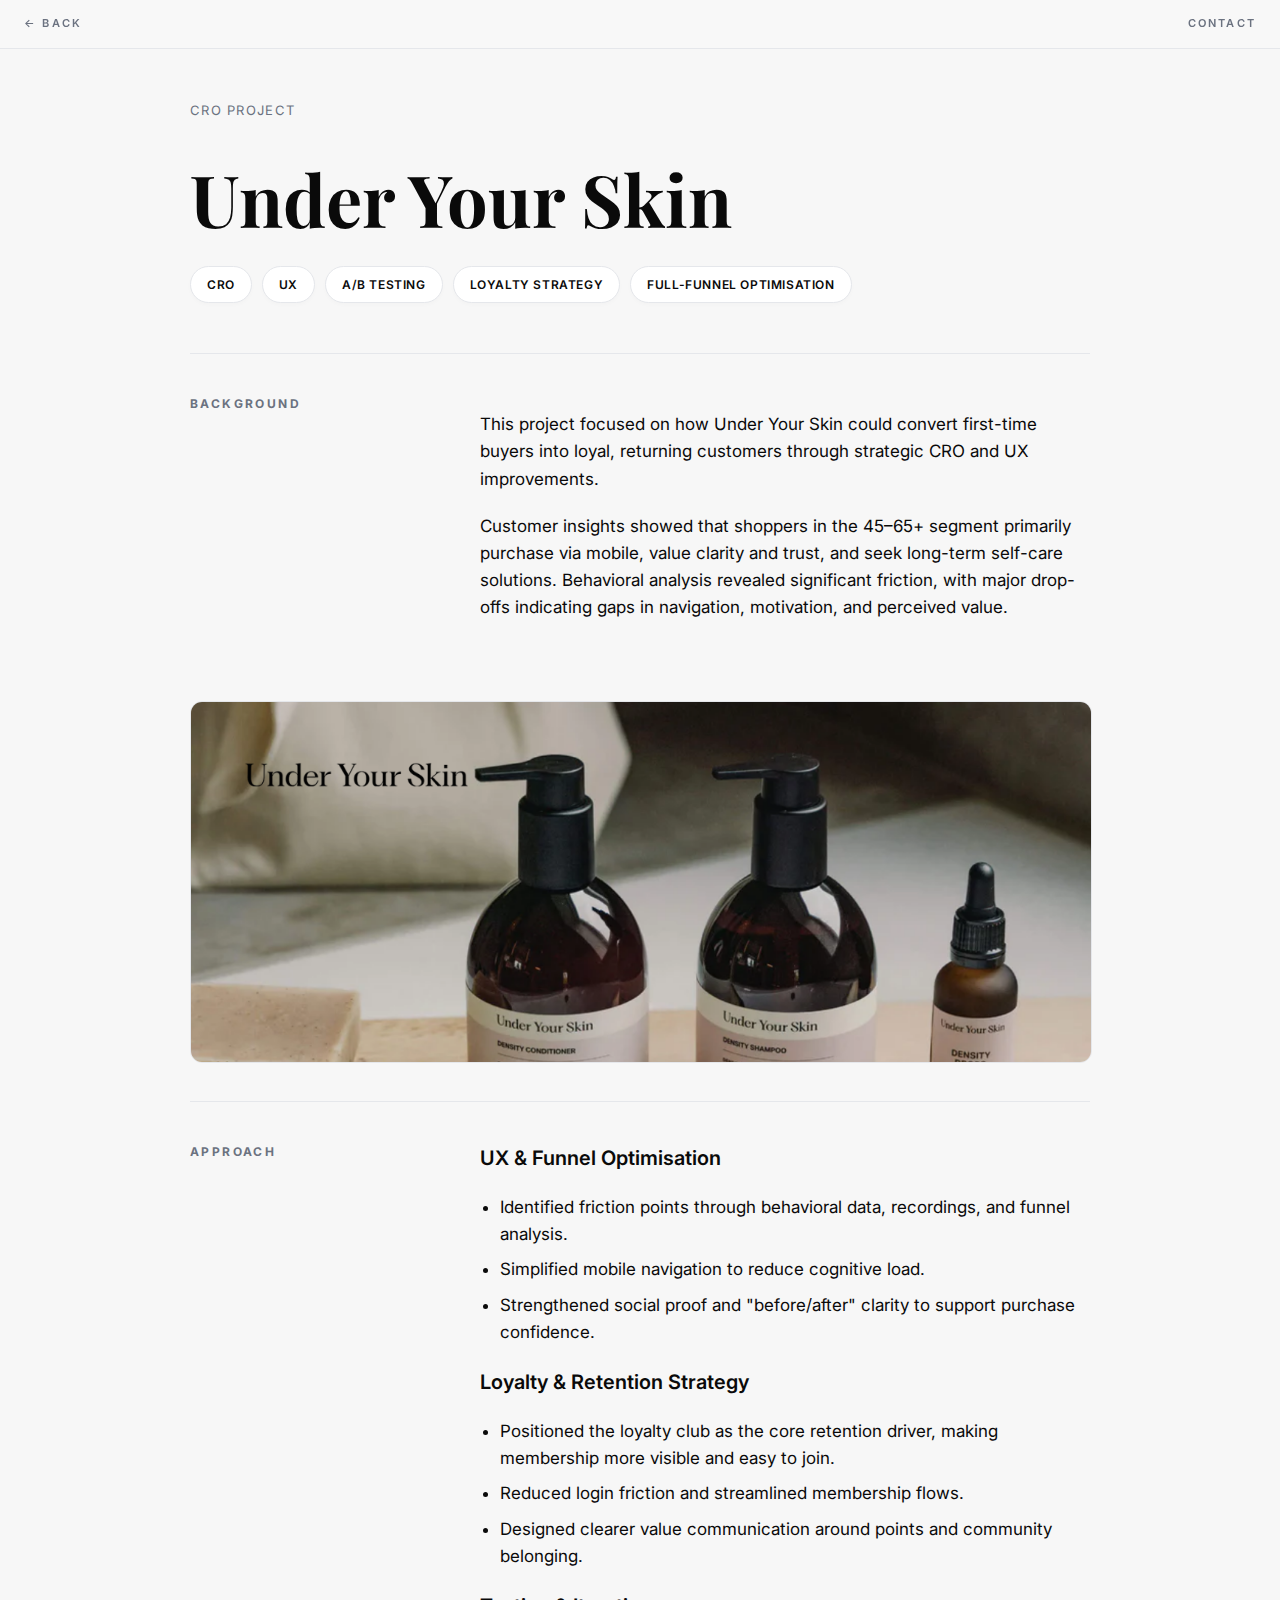
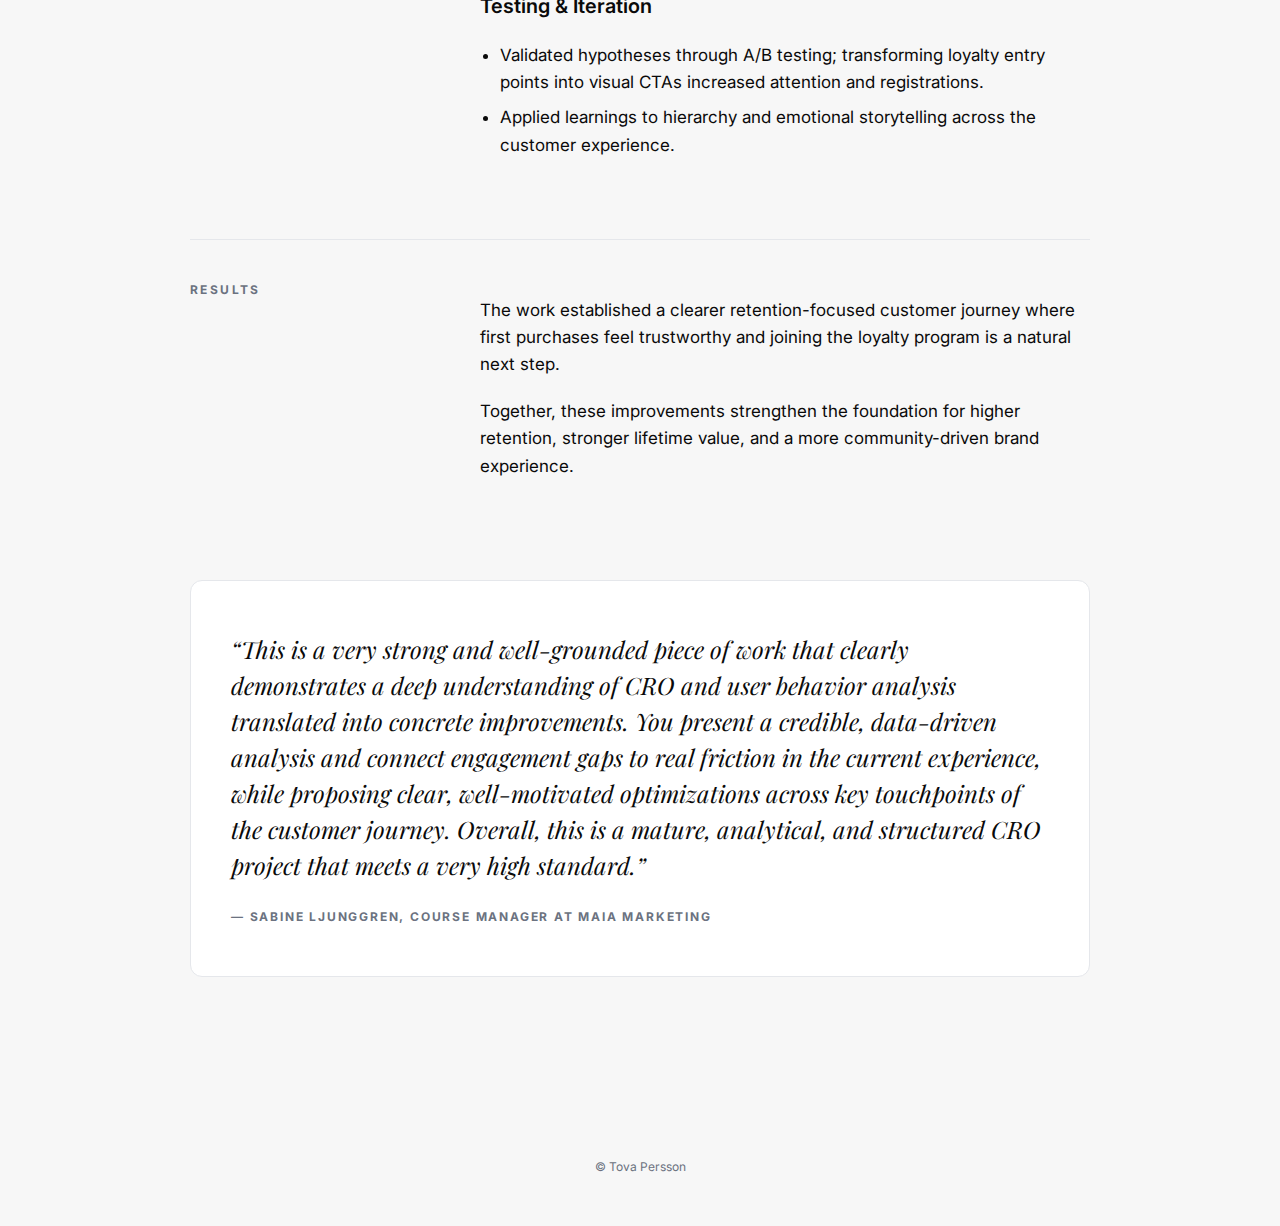
<file: under-your-skin.html>
<!DOCTYPE html>
<html lang="en">
<head>
  <meta charset="utf-8" />
  <meta name="viewport" content="width=device-width, initial-scale=1" />
  <title>Under Your Skin — Tova Persson</title>
  <link rel="stylesheet" href="https://fonts.googleapis.com/css2?family=Inter:wght@300;400;600;700;800&family=Playfair+Display:ital,wght@0,700;1,600&display=swap">
  
  <style>
    :root { --bg: #f7f7f7; --fg: #0a0a0a; --muted: #6b7280; --line: #e5e7eb; --accent: #1221a5; }
    body { margin: 0; background: var(--bg); color: var(--fg); font-family: 'Inter', sans-serif; line-height: 1.6; }
    .container { max-width: 900px; margin: 0 auto; padding: 100px 24px; }
    
    /* Navigation */
    .nav-mini { position: fixed; top: 0; left: 0; right: 0; background: rgba(247,247,247,0.9); backdrop-filter: blur(10px); border-bottom: 1px solid var(--line); padding: 15px 24px; display: flex; justify-content: space-between; z-index: 100; }
    .nav-mini a { text-transform: uppercase; font-size: 11px; letter-spacing: 0.2em; text-decoration: none; color: var(--muted); font-weight: 600; }
    .nav-mini a:hover { color: var(--fg); }

    /* Header */
    h1 { font-family: 'Playfair Display', serif; font-size: clamp(40px, 8vw, 72px); margin: 0 0 10px 0; }
    .meta { color: var(--muted); text-transform: uppercase; letter-spacing: 0.1em; font-size: 13px; margin-bottom: 20px; }

    /* SKILLS / BUTTONS */
    .skills-container { display: flex; flex-wrap: wrap; gap: 10px; margin-bottom: 50px; }
    .skill-tag { 
      padding: 8px 16px; 
      background: #fff; 
      border: 1px solid var(--line); 
      border-radius: 50px; 
      font-size: 12px; 
      font-weight: 600; 
      text-transform: uppercase; 
      letter-spacing: 0.05em; 
      color: var(--fg);
      box-shadow: 0 2px 4px rgba(0,0,0,0.02);
    }
    
    /* Case Grid */
    @media (min-width: 768px) {
      .case-grid { 
        display: grid; 
        grid-template-columns: 250px 1fr; 
        gap: 40px; 
        margin-bottom: 60px;
        border-top: 1px solid var(--line);
        padding-top: 40px;
      }
    }
    @media (max-width: 767px) {
      .case-grid { margin-bottom: 40px; border-top: 1px solid var(--line); padding-top: 20px; }
    }

    .case-label { 
      font-size: 12px; 
      text-transform: uppercase; 
      letter-spacing: 0.2em; 
      color: var(--muted); 
      font-weight: 700;
      margin-bottom: 10px;
    }

    .case-content h3 { margin-top: 0; font-size: 20px; font-weight: 600; }
    .case-content p { font-size: 17px; color: var(--fg); margin-bottom: 20px; }
    .case-content ul { padding-left: 20px; margin-bottom: 20px; }
    .case-content li { font-size: 17px; margin-bottom: 8px; }

    /* Testimonial / Quote */
    .testimonial {
      background: #fff;
      padding: 50px 40px;
      border-radius: 12px;
      border: 1px solid var(--line);
      margin-top: 80px;
      position: relative;
    }
    .testimonial-text {
      font-family: 'Playfair Display', serif;
      font-style: italic;
      font-size: clamp(20px, 2.8vw, 24px);
      line-height: 1.5;
      color: var(--fg);
      margin-bottom: 24px;
      text-align: left;
    }
    .testimonial-author {
      font-size: 12px;
      text-transform: uppercase;
      letter-spacing: 0.15em;
      font-weight: 700;
      color: var(--muted);
      text-align: left;
    }

    .project-image { width: 100%; border-radius: 12px; margin-bottom: 30px; border: 1px solid var(--line); }
    footer { margin-top: 80px; padding-bottom: 50px; text-align: center; color: var(--muted); font-size: 12px; }
  </style>
</head>
<body>

  <nav class="nav-mini">
    <a href="index.html">← Back</a>
    <a href="index.html#promo">Contact</a>
  </nav>

  <main class="container">
    <div class="meta">CRO Project</div>
    <h1>Under Your Skin</h1>

    <div class="skills-container">
      <div class="skill-tag">CRO</div>
      <div class="skill-tag">UX</div>
      <div class="skill-tag">A/B Testing</div>
      <div class="skill-tag">Loyalty strategy</div>
      <div class="skill-tag">Full-funnel optimisation</div>
    </div>
    
    <section class="case-grid">
      <div class="case-label">Background</div>
      <div class="case-content">
        <p>This project focused on how Under Your Skin could convert first-time buyers into loyal, returning customers through strategic CRO and UX improvements.</p>
        <p>Customer insights showed that shoppers in the 45–65+ segment primarily purchase via mobile, value clarity and trust, and seek long-term self-care solutions. Behavioral analysis revealed significant friction, with major drop-offs indicating gaps in navigation, motivation, and perceived value.</p>
      </div>
    </section>

    <img src="Underyourskin.png" alt="Under Your Skin Project" class="project-image">

    <section class="case-grid">
      <div class="case-label">Approach</div>
      <div class="case-content">
        <h3>UX & Funnel Optimisation</h3>
        <ul>
          <li>Identified friction points through behavioral data, recordings, and funnel analysis.</li>
          <li>Simplified mobile navigation to reduce cognitive load.</li>
          <li>Strengthened social proof and "before/after" clarity to support purchase confidence.</li>
        </ul>

        <h3>Loyalty & Retention Strategy</h3>
        <ul>
          <li>Positioned the loyalty club as the core retention driver, making membership more visible and easy to join.</li>
          <li>Reduced login friction and streamlined membership flows.</li>
          <li>Designed clearer value communication around points and community belonging.</li>
        </ul>

        <h3>Testing & Iteration</h3>
        <ul>
          <li>Validated hypotheses through A/B testing; transforming loyalty entry points into visual CTAs increased attention and registrations.</li>
          <li>Applied learnings to hierarchy and emotional storytelling across the customer experience.</li>
        </ul>
      </div>
    </section>

    <section class="case-grid">
      <div class="case-label">Results</div>
      <div class="case-content">
        <p>The work established a clearer retention-focused customer journey where first purchases feel trustworthy and joining the loyalty program is a natural next step.</p>
        <p>Together, these improvements strengthen the foundation for higher retention, stronger lifetime value, and a more community-driven brand experience.</p>
      </div>
    </section>

    <div class="testimonial">
      <div class="testimonial-text">
        “This is a very strong and well-grounded piece of work that clearly demonstrates a deep understanding of CRO and user behavior analysis translated into concrete improvements. You present a credible, data-driven analysis and connect engagement gaps to real friction in the current experience, while proposing clear, well-motivated optimizations across key touchpoints of the customer journey. Overall, this is a mature, analytical, and structured CRO project that meets a very high standard.”
      </div>
      <div class="testimonial-author">— Sabine Ljunggren, Course Manager at Maia Marketing</div>
    </div>

  </main>

  <footer>
    © Tova Persson
  </footer>

</body>
</html>
</file>
<file: examples/css/styles.css>
header {
    margin-bottom: 30px;
}

nav ul {
    display: flex;
    list-style: none;
}

nav ul li {
    margin-right: 20px;
}

nav ul li a {
    text-decoration: none;
    color: #333;
}

section {
    margin-bottom: 40px;
}

button {
    padding: 10px 15px;
    background-color: #4CAF50;
    color: white;
    border: none;
    cursor: pointer;
    margin-top: 10px;
}

.product-grid {
    display: grid;
    grid-template-columns: repeat(auto-fill, minmax(250px, 1fr));
    gap: 20px;
    margin-top: 20px;
}

.product {
    border: 1px solid #ddd;
    padding: 15px;
    border-radius: 5px;
}

footer {
    margin-top: 50px;
    text-align: center;
}
</file>
<file: css/styles.css>
header {
    margin-bottom: 30px;
}

nav ul {
    display: flex;
    list-style: none;
}

nav ul li {
    margin-right: 20px;
}

nav ul li a {
    text-decoration: none;
    color: #333;
}

section {
    margin-bottom: 40px;
}

button {
    padding: 10px 15px;
    background-color: #4CAF50;
    color: white;
    border: none;
    cursor: pointer;
    margin-top: 10px;
}

.product-grid {
    display: grid;
    grid-template-columns: repeat(auto-fill, minmax(250px, 1fr));
    gap: 20px;
    margin-top: 20px;
}

.product {
    border: 1px solid #ddd;
    padding: 15px;
    border-radius: 5px;
}

footer {
    margin-top: 50px;
    text-align: center;
}
</file>
